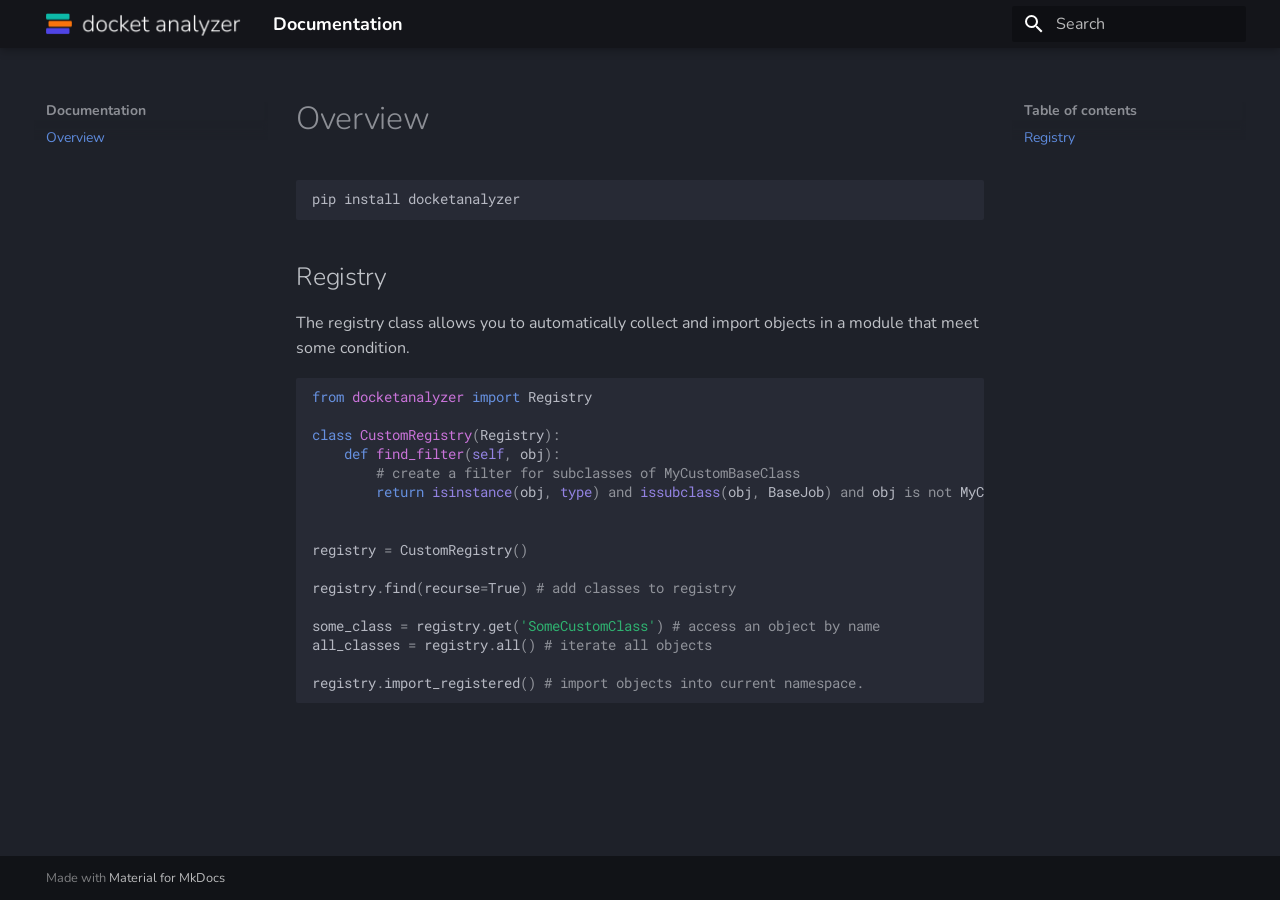
<file: index.html>
<!doctype html>
<html lang="en" class="no-js">
  <head>
    
      <meta charset="utf-8">
      <meta name="viewport" content="width=device-width,initial-scale=1">
      
      
      
        <link rel="canonical" href="https://docs.docketanalyzer.com/">
      
      
      
      
      <link rel="icon" href="assets/favicon.ico">
      <meta name="generator" content="mkdocs-1.6.0, mkdocs-material-9.5.21">
    
    
      
        <title>Documentation</title>
      
    
    
      <link rel="stylesheet" href="assets/stylesheets/main.66ac8b77.min.css">
      
        
        <link rel="stylesheet" href="assets/stylesheets/palette.06af60db.min.css">
      
      


    
    
      
    
    
      
        
        
        <link rel="preconnect" href="https://fonts.gstatic.com" crossorigin>
        <link rel="stylesheet" href="https://fonts.googleapis.com/css?family=Nunito:300,300i,400,400i,700,700i%7CRoboto+Mono:400,400i,700,700i&display=fallback">
        <style>:root{--md-text-font:"Nunito";--md-code-font:"Roboto Mono"}</style>
      
    
    
    <script>__md_scope=new URL(".",location),__md_hash=e=>[...e].reduce((e,_)=>(e<<5)-e+_.charCodeAt(0),0),__md_get=(e,_=localStorage,t=__md_scope)=>JSON.parse(_.getItem(t.pathname+"."+e)),__md_set=(e,_,t=localStorage,a=__md_scope)=>{try{t.setItem(a.pathname+"."+e,JSON.stringify(_))}catch(e){}}</script>
    
      

    
    
    
  </head>
  
  
    
    
    
    
    
    <body dir="ltr" data-md-color-scheme="slate" data-md-color-primary="black" data-md-color-accent="indigo">
  
    
    <input class="md-toggle" data-md-toggle="drawer" type="checkbox" id="__drawer" autocomplete="off">
    <input class="md-toggle" data-md-toggle="search" type="checkbox" id="__search" autocomplete="off">
    <label class="md-overlay" for="__drawer"></label>
    <div data-md-component="skip">
      
        
        <a href="#overview" class="md-skip">
          Skip to content
        </a>
      
    </div>
    <div data-md-component="announce">
      
    </div>
    
    
      

  

<header class="md-header md-header--shadow" data-md-component="header">
  <nav class="md-header__inner md-grid" aria-label="Header">
    <a href="https://docketanalyzer.com" title="Documentation" class="md-header__button md-logo" aria-label="Documentation" data-md-component="logo">
      
  <img src="assets/logo.png" alt="logo">

    </a>
    <label class="md-header__button md-icon" for="__drawer">
      
      <svg xmlns="http://www.w3.org/2000/svg" viewBox="0 0 24 24"><path d="M3 6h18v2H3V6m0 5h18v2H3v-2m0 5h18v2H3v-2Z"/></svg>
    </label>
    <div class="md-header__title" data-md-component="header-title">
      <div class="md-header__ellipsis">
        <div class="md-header__topic">
          <span class="md-ellipsis">
            Documentation
          </span>
        </div>
        <div class="md-header__topic" data-md-component="header-topic">
          <span class="md-ellipsis">
            
              Overview
            
          </span>
        </div>
      </div>
    </div>
    
      
    
    
    
    
      <label class="md-header__button md-icon" for="__search">
        
        <svg xmlns="http://www.w3.org/2000/svg" viewBox="0 0 24 24"><path d="M9.5 3A6.5 6.5 0 0 1 16 9.5c0 1.61-.59 3.09-1.56 4.23l.27.27h.79l5 5-1.5 1.5-5-5v-.79l-.27-.27A6.516 6.516 0 0 1 9.5 16 6.5 6.5 0 0 1 3 9.5 6.5 6.5 0 0 1 9.5 3m0 2C7 5 5 7 5 9.5S7 14 9.5 14 14 12 14 9.5 12 5 9.5 5Z"/></svg>
      </label>
      <div class="md-search" data-md-component="search" role="dialog">
  <label class="md-search__overlay" for="__search"></label>
  <div class="md-search__inner" role="search">
    <form class="md-search__form" name="search">
      <input type="text" class="md-search__input" name="query" aria-label="Search" placeholder="Search" autocapitalize="off" autocorrect="off" autocomplete="off" spellcheck="false" data-md-component="search-query" required>
      <label class="md-search__icon md-icon" for="__search">
        
        <svg xmlns="http://www.w3.org/2000/svg" viewBox="0 0 24 24"><path d="M9.5 3A6.5 6.5 0 0 1 16 9.5c0 1.61-.59 3.09-1.56 4.23l.27.27h.79l5 5-1.5 1.5-5-5v-.79l-.27-.27A6.516 6.516 0 0 1 9.5 16 6.5 6.5 0 0 1 3 9.5 6.5 6.5 0 0 1 9.5 3m0 2C7 5 5 7 5 9.5S7 14 9.5 14 14 12 14 9.5 12 5 9.5 5Z"/></svg>
        
        <svg xmlns="http://www.w3.org/2000/svg" viewBox="0 0 24 24"><path d="M20 11v2H8l5.5 5.5-1.42 1.42L4.16 12l7.92-7.92L13.5 5.5 8 11h12Z"/></svg>
      </label>
      <nav class="md-search__options" aria-label="Search">
        
        <button type="reset" class="md-search__icon md-icon" title="Clear" aria-label="Clear" tabindex="-1">
          
          <svg xmlns="http://www.w3.org/2000/svg" viewBox="0 0 24 24"><path d="M19 6.41 17.59 5 12 10.59 6.41 5 5 6.41 10.59 12 5 17.59 6.41 19 12 13.41 17.59 19 19 17.59 13.41 12 19 6.41Z"/></svg>
        </button>
      </nav>
      
    </form>
    <div class="md-search__output">
      <div class="md-search__scrollwrap" data-md-scrollfix>
        <div class="md-search-result" data-md-component="search-result">
          <div class="md-search-result__meta">
            Initializing search
          </div>
          <ol class="md-search-result__list" role="presentation"></ol>
        </div>
      </div>
    </div>
  </div>
</div>
    
    
  </nav>
  
</header>
    
    <div class="md-container" data-md-component="container">
      
      
        
          
        
      
      <main class="md-main" data-md-component="main">
        <div class="md-main__inner md-grid">
          
            
              
              <div class="md-sidebar md-sidebar--primary" data-md-component="sidebar" data-md-type="navigation" >
                <div class="md-sidebar__scrollwrap">
                  <div class="md-sidebar__inner">
                    



<nav class="md-nav md-nav--primary" aria-label="Navigation" data-md-level="0">
  <label class="md-nav__title" for="__drawer">
    <a href="https://docketanalyzer.com" title="Documentation" class="md-nav__button md-logo" aria-label="Documentation" data-md-component="logo">
      
  <img src="assets/logo.png" alt="logo">

    </a>
    Documentation
  </label>
  
  <ul class="md-nav__list" data-md-scrollfix>
    
      
      
  
  
    
  
  
  
    <li class="md-nav__item md-nav__item--active">
      
      <input class="md-nav__toggle md-toggle" type="checkbox" id="__toc">
      
      
        
      
      
        <label class="md-nav__link md-nav__link--active" for="__toc">
          
  
  <span class="md-ellipsis">
    Overview
  </span>
  

          <span class="md-nav__icon md-icon"></span>
        </label>
      
      <a href="." class="md-nav__link md-nav__link--active">
        
  
  <span class="md-ellipsis">
    Overview
  </span>
  

      </a>
      
        

<nav class="md-nav md-nav--secondary" aria-label="Table of contents">
  
  
  
    
  
  
    <label class="md-nav__title" for="__toc">
      <span class="md-nav__icon md-icon"></span>
      Table of contents
    </label>
    <ul class="md-nav__list" data-md-component="toc" data-md-scrollfix>
      
        <li class="md-nav__item">
  <a href="#registry" class="md-nav__link">
    <span class="md-ellipsis">
      Registry
    </span>
  </a>
  
</li>
      
    </ul>
  
</nav>
      
    </li>
  

    
  </ul>
</nav>
                  </div>
                </div>
              </div>
            
            
              
              <div class="md-sidebar md-sidebar--secondary" data-md-component="sidebar" data-md-type="toc" >
                <div class="md-sidebar__scrollwrap">
                  <div class="md-sidebar__inner">
                    

<nav class="md-nav md-nav--secondary" aria-label="Table of contents">
  
  
  
    
  
  
    <label class="md-nav__title" for="__toc">
      <span class="md-nav__icon md-icon"></span>
      Table of contents
    </label>
    <ul class="md-nav__list" data-md-component="toc" data-md-scrollfix>
      
        <li class="md-nav__item">
  <a href="#registry" class="md-nav__link">
    <span class="md-ellipsis">
      Registry
    </span>
  </a>
  
</li>
      
    </ul>
  
</nav>
                  </div>
                </div>
              </div>
            
          
          
            <div class="md-content" data-md-component="content">
              <article class="md-content__inner md-typeset">
                
                  


<h1 id="overview">Overview</h1>
<div class="language-bash highlight"><pre><span></span><code><span id="__span-0-1"><a id="__codelineno-0-1" name="__codelineno-0-1" href="#__codelineno-0-1"></a>pip<span class="w"> </span>install<span class="w"> </span>docketanalyzer
</span></code></pre></div>
<h2 id="registry">Registry</h2>
<p>The registry class allows you to automatically collect and import objects in a module that meet some condition.</p>
<div class="language-py highlight"><pre><span></span><code><span id="__span-1-1"><a id="__codelineno-1-1" name="__codelineno-1-1" href="#__codelineno-1-1"></a><span class="kn">from</span> <span class="nn">docketanalyzer</span> <span class="kn">import</span> <span class="n">Registry</span>
</span><span id="__span-1-2"><a id="__codelineno-1-2" name="__codelineno-1-2" href="#__codelineno-1-2"></a>
</span><span id="__span-1-3"><a id="__codelineno-1-3" name="__codelineno-1-3" href="#__codelineno-1-3"></a><span class="k">class</span> <span class="nc">CustomRegistry</span><span class="p">(</span><span class="n">Registry</span><span class="p">):</span>
</span><span id="__span-1-4"><a id="__codelineno-1-4" name="__codelineno-1-4" href="#__codelineno-1-4"></a>    <span class="k">def</span> <span class="nf">find_filter</span><span class="p">(</span><span class="bp">self</span><span class="p">,</span> <span class="n">obj</span><span class="p">):</span>
</span><span id="__span-1-5"><a id="__codelineno-1-5" name="__codelineno-1-5" href="#__codelineno-1-5"></a>        <span class="c1"># create a filter for subclasses of MyCustomBaseClass</span>
</span><span id="__span-1-6"><a id="__codelineno-1-6" name="__codelineno-1-6" href="#__codelineno-1-6"></a>        <span class="k">return</span> <span class="nb">isinstance</span><span class="p">(</span><span class="n">obj</span><span class="p">,</span> <span class="nb">type</span><span class="p">)</span> <span class="ow">and</span> <span class="nb">issubclass</span><span class="p">(</span><span class="n">obj</span><span class="p">,</span> <span class="n">BaseJob</span><span class="p">)</span> <span class="ow">and</span> <span class="n">obj</span> <span class="ow">is</span> <span class="ow">not</span> <span class="n">MyCustomBaseClass</span>
</span><span id="__span-1-7"><a id="__codelineno-1-7" name="__codelineno-1-7" href="#__codelineno-1-7"></a>
</span><span id="__span-1-8"><a id="__codelineno-1-8" name="__codelineno-1-8" href="#__codelineno-1-8"></a>
</span><span id="__span-1-9"><a id="__codelineno-1-9" name="__codelineno-1-9" href="#__codelineno-1-9"></a><span class="n">registry</span> <span class="o">=</span> <span class="n">CustomRegistry</span><span class="p">()</span>
</span><span id="__span-1-10"><a id="__codelineno-1-10" name="__codelineno-1-10" href="#__codelineno-1-10"></a>
</span><span id="__span-1-11"><a id="__codelineno-1-11" name="__codelineno-1-11" href="#__codelineno-1-11"></a><span class="n">registry</span><span class="o">.</span><span class="n">find</span><span class="p">(</span><span class="n">recurse</span><span class="o">=</span><span class="kc">True</span><span class="p">)</span> <span class="c1"># add classes to registry</span>
</span><span id="__span-1-12"><a id="__codelineno-1-12" name="__codelineno-1-12" href="#__codelineno-1-12"></a>
</span><span id="__span-1-13"><a id="__codelineno-1-13" name="__codelineno-1-13" href="#__codelineno-1-13"></a><span class="n">some_class</span> <span class="o">=</span> <span class="n">registry</span><span class="o">.</span><span class="n">get</span><span class="p">(</span><span class="s1">&#39;SomeCustomClass&#39;</span><span class="p">)</span> <span class="c1"># access an object by name</span>
</span><span id="__span-1-14"><a id="__codelineno-1-14" name="__codelineno-1-14" href="#__codelineno-1-14"></a><span class="n">all_classes</span> <span class="o">=</span> <span class="n">registry</span><span class="o">.</span><span class="n">all</span><span class="p">()</span> <span class="c1"># iterate all objects</span>
</span><span id="__span-1-15"><a id="__codelineno-1-15" name="__codelineno-1-15" href="#__codelineno-1-15"></a>
</span><span id="__span-1-16"><a id="__codelineno-1-16" name="__codelineno-1-16" href="#__codelineno-1-16"></a><span class="n">registry</span><span class="o">.</span><span class="n">import_registered</span><span class="p">()</span> <span class="c1"># import objects into current namespace.</span>
</span></code></pre></div>












                
              </article>
            </div>
          
          
<script>var target=document.getElementById(location.hash.slice(1));target&&target.name&&(target.checked=target.name.startsWith("__tabbed_"))</script>
        </div>
        
      </main>
      
        <footer class="md-footer">
  
  <div class="md-footer-meta md-typeset">
    <div class="md-footer-meta__inner md-grid">
      <div class="md-copyright">
  
  
    Made with
    <a href="https://squidfunk.github.io/mkdocs-material/" target="_blank" rel="noopener">
      Material for MkDocs
    </a>
  
</div>
      
    </div>
  </div>
</footer>
      
    </div>
    <div class="md-dialog" data-md-component="dialog">
      <div class="md-dialog__inner md-typeset"></div>
    </div>
    
    
    <script id="__config" type="application/json">{"base": ".", "features": ["navigation.instant"], "search": "assets/javascripts/workers/search.b8dbb3d2.min.js", "translations": {"clipboard.copied": "Copied to clipboard", "clipboard.copy": "Copy to clipboard", "search.result.more.one": "1 more on this page", "search.result.more.other": "# more on this page", "search.result.none": "No matching documents", "search.result.one": "1 matching document", "search.result.other": "# matching documents", "search.result.placeholder": "Type to start searching", "search.result.term.missing": "Missing", "select.version": "Select version"}}</script>
    
    
      <script src="assets/javascripts/bundle.a7c05c9e.min.js"></script>
      
    
  </body>
</html>
</file>
<file: assets/stylesheets/main.66ac8b77.min.css>
@charset "UTF-8";html{-webkit-text-size-adjust:none;-moz-text-size-adjust:none;text-size-adjust:none;box-sizing:border-box}*,:after,:before{box-sizing:inherit}@media (prefers-reduced-motion){*,:after,:before{transition:none!important}}body{margin:0}a,button,input,label{-webkit-tap-highlight-color:transparent}a{color:inherit;text-decoration:none}hr{border:0;box-sizing:initial;display:block;height:.05rem;overflow:visible;padding:0}small{font-size:80%}sub,sup{line-height:1em}img{border-style:none}table{border-collapse:initial;border-spacing:0}td,th{font-weight:400;vertical-align:top}button{background:#0000;border:0;font-family:inherit;font-size:inherit;margin:0;padding:0}input{border:0;outline:none}:root{--md-primary-fg-color:#4051b5;--md-primary-fg-color--light:#5d6cc0;--md-primary-fg-color--dark:#303fa1;--md-primary-bg-color:#fff;--md-primary-bg-color--light:#ffffffb3;--md-accent-fg-color:#526cfe;--md-accent-fg-color--transparent:#526cfe1a;--md-accent-bg-color:#fff;--md-accent-bg-color--light:#ffffffb3}[data-md-color-scheme=default]{color-scheme:light}[data-md-color-scheme=default] img[src$="#gh-dark-mode-only"],[data-md-color-scheme=default] img[src$="#only-dark"]{display:none}:root,[data-md-color-scheme=default]{--md-hue:225deg;--md-default-fg-color:#000000de;--md-default-fg-color--light:#0000008a;--md-default-fg-color--lighter:#00000052;--md-default-fg-color--lightest:#00000012;--md-default-bg-color:#fff;--md-default-bg-color--light:#ffffffb3;--md-default-bg-color--lighter:#ffffff4d;--md-default-bg-color--lightest:#ffffff1f;--md-code-fg-color:#36464e;--md-code-bg-color:#f5f5f5;--md-code-hl-color:#4287ff;--md-code-hl-color--light:#4287ff1a;--md-code-hl-number-color:#d52a2a;--md-code-hl-special-color:#db1457;--md-code-hl-function-color:#a846b9;--md-code-hl-constant-color:#6e59d9;--md-code-hl-keyword-color:#3f6ec6;--md-code-hl-string-color:#1c7d4d;--md-code-hl-name-color:var(--md-code-fg-color);--md-code-hl-operator-color:var(--md-default-fg-color--light);--md-code-hl-punctuation-color:var(--md-default-fg-color--light);--md-code-hl-comment-color:var(--md-default-fg-color--light);--md-code-hl-generic-color:var(--md-default-fg-color--light);--md-code-hl-variable-color:var(--md-default-fg-color--light);--md-typeset-color:var(--md-default-fg-color);--md-typeset-a-color:var(--md-primary-fg-color);--md-typeset-del-color:#f5503d26;--md-typeset-ins-color:#0bd57026;--md-typeset-kbd-color:#fafafa;--md-typeset-kbd-accent-color:#fff;--md-typeset-kbd-border-color:#b8b8b8;--md-typeset-mark-color:#ffff0080;--md-typeset-table-color:#0000001f;--md-typeset-table-color--light:rgba(0,0,0,.035);--md-admonition-fg-color:var(--md-default-fg-color);--md-admonition-bg-color:var(--md-default-bg-color);--md-warning-fg-color:#000000de;--md-warning-bg-color:#ff9;--md-footer-fg-color:#fff;--md-footer-fg-color--light:#ffffffb3;--md-footer-fg-color--lighter:#ffffff73;--md-footer-bg-color:#000000de;--md-footer-bg-color--dark:#00000052;--md-shadow-z1:0 0.2rem 0.5rem #0000000d,0 0 0.05rem #0000001a;--md-shadow-z2:0 0.2rem 0.5rem #0000001a,0 0 0.05rem #00000040;--md-shadow-z3:0 0.2rem 0.5rem #0003,0 0 0.05rem #00000059}.md-icon svg{fill:currentcolor;display:block;height:1.2rem;width:1.2rem}body{-webkit-font-smoothing:antialiased;-moz-osx-font-smoothing:grayscale;--md-text-font-family:var(--md-text-font,_),-apple-system,BlinkMacSystemFont,Helvetica,Arial,sans-serif;--md-code-font-family:var(--md-code-font,_),SFMono-Regular,Consolas,Menlo,monospace}aside,body,input{font-feature-settings:"kern","liga";color:var(--md-typeset-color);font-family:var(--md-text-font-family)}code,kbd,pre{font-feature-settings:"kern";font-family:var(--md-code-font-family)}:root{--md-typeset-table-sort-icon:url('data:image/svg+xml;charset=utf-8,<svg xmlns="http://www.w3.org/2000/svg" viewBox="0 0 24 24"><path d="m18 21-4-4h3V7h-3l4-4 4 4h-3v10h3M2 19v-2h10v2M2 13v-2h7v2M2 7V5h4v2H2Z"/></svg>');--md-typeset-table-sort-icon--asc:url('data:image/svg+xml;charset=utf-8,<svg xmlns="http://www.w3.org/2000/svg" viewBox="0 0 24 24"><path d="M19 17h3l-4 4-4-4h3V3h2M2 17h10v2H2M6 5v2H2V5m0 6h7v2H2v-2Z"/></svg>');--md-typeset-table-sort-icon--desc:url('data:image/svg+xml;charset=utf-8,<svg xmlns="http://www.w3.org/2000/svg" viewBox="0 0 24 24"><path d="M19 7h3l-4-4-4 4h3v14h2M2 17h10v2H2M6 5v2H2V5m0 6h7v2H2v-2Z"/></svg>')}.md-typeset{-webkit-print-color-adjust:exact;color-adjust:exact;font-size:.8rem;line-height:1.6}@media print{.md-typeset{font-size:.68rem}}.md-typeset blockquote,.md-typeset dl,.md-typeset figure,.md-typeset ol,.md-typeset pre,.md-typeset ul{margin-bottom:1em;margin-top:1em}.md-typeset h1{color:var(--md-default-fg-color--light);font-size:2em;line-height:1.3;margin:0 0 1.25em}.md-typeset h1,.md-typeset h2{font-weight:300;letter-spacing:-.01em}.md-typeset h2{font-size:1.5625em;line-height:1.4;margin:1.6em 0 .64em}.md-typeset h3{font-size:1.25em;font-weight:400;letter-spacing:-.01em;line-height:1.5;margin:1.6em 0 .8em}.md-typeset h2+h3{margin-top:.8em}.md-typeset h4{font-weight:700;letter-spacing:-.01em;margin:1em 0}.md-typeset h5,.md-typeset h6{color:var(--md-default-fg-color--light);font-size:.8em;font-weight:700;letter-spacing:-.01em;margin:1.25em 0}.md-typeset h5{text-transform:uppercase}.md-typeset hr{border-bottom:.05rem solid var(--md-default-fg-color--lightest);display:flow-root;margin:1.5em 0}.md-typeset a{color:var(--md-typeset-a-color);word-break:break-word}.md-typeset a,.md-typeset a:before{transition:color 125ms}.md-typeset a:focus,.md-typeset a:hover{color:var(--md-accent-fg-color)}.md-typeset a:focus code,.md-typeset a:hover code{background-color:var(--md-accent-fg-color--transparent)}.md-typeset a code{color:currentcolor;transition:background-color 125ms}.md-typeset a.focus-visible{outline-color:var(--md-accent-fg-color);outline-offset:.2rem}.md-typeset code,.md-typeset kbd,.md-typeset pre{color:var(--md-code-fg-color);direction:ltr;font-variant-ligatures:none}@media print{.md-typeset code,.md-typeset kbd,.md-typeset pre{white-space:pre-wrap}}.md-typeset code{background-color:var(--md-code-bg-color);border-radius:.1rem;-webkit-box-decoration-break:clone;box-decoration-break:clone;font-size:.85em;padding:0 .2941176471em;word-break:break-word}.md-typeset code:not(.focus-visible){-webkit-tap-highlight-color:transparent;outline:none}.md-typeset pre{display:flow-root;line-height:1.4;position:relative}.md-typeset pre>code{-webkit-box-decoration-break:slice;box-decoration-break:slice;box-shadow:none;display:block;margin:0;outline-color:var(--md-accent-fg-color);overflow:auto;padding:.7720588235em 1.1764705882em;scrollbar-color:var(--md-default-fg-color--lighter) #0000;scrollbar-width:thin;touch-action:auto;word-break:normal}.md-typeset pre>code:hover{scrollbar-color:var(--md-accent-fg-color) #0000}.md-typeset pre>code::-webkit-scrollbar{height:.2rem;width:.2rem}.md-typeset pre>code::-webkit-scrollbar-thumb{background-color:var(--md-default-fg-color--lighter)}.md-typeset pre>code::-webkit-scrollbar-thumb:hover{background-color:var(--md-accent-fg-color)}.md-typeset kbd{background-color:var(--md-typeset-kbd-color);border-radius:.1rem;box-shadow:0 .1rem 0 .05rem var(--md-typeset-kbd-border-color),0 .1rem 0 var(--md-typeset-kbd-border-color),0 -.1rem .2rem var(--md-typeset-kbd-accent-color) inset;color:var(--md-default-fg-color);display:inline-block;font-size:.75em;padding:0 .6666666667em;vertical-align:text-top;word-break:break-word}.md-typeset mark{background-color:var(--md-typeset-mark-color);-webkit-box-decoration-break:clone;box-decoration-break:clone;color:inherit;word-break:break-word}.md-typeset abbr{border-bottom:.05rem dotted var(--md-default-fg-color--light);cursor:help;text-decoration:none}.md-typeset small{opacity:.75}[dir=ltr] .md-typeset sub,[dir=ltr] .md-typeset sup{margin-left:.078125em}[dir=rtl] .md-typeset sub,[dir=rtl] .md-typeset sup{margin-right:.078125em}[dir=ltr] .md-typeset blockquote{padding-left:.6rem}[dir=rtl] .md-typeset blockquote{padding-right:.6rem}[dir=ltr] .md-typeset blockquote{border-left:.2rem solid var(--md-default-fg-color--lighter)}[dir=rtl] .md-typeset blockquote{border-right:.2rem solid var(--md-default-fg-color--lighter)}.md-typeset blockquote{color:var(--md-default-fg-color--light);margin-left:0;margin-right:0}.md-typeset ul{list-style-type:disc}[dir=ltr] .md-typeset ol,[dir=ltr] .md-typeset ul{margin-left:.625em}[dir=rtl] .md-typeset ol,[dir=rtl] .md-typeset ul{margin-right:.625em}.md-typeset ol,.md-typeset ul{padding:0}.md-typeset ol:not([hidden]),.md-typeset ul:not([hidden]){display:flow-root}.md-typeset ol ol,.md-typeset ul ol{list-style-type:lower-alpha}.md-typeset ol ol ol,.md-typeset ul ol ol{list-style-type:lower-roman}[dir=ltr] .md-typeset ol li,[dir=ltr] .md-typeset ul li{margin-left:1.25em}[dir=rtl] .md-typeset ol li,[dir=rtl] .md-typeset ul li{margin-right:1.25em}.md-typeset ol li,.md-typeset ul li{margin-bottom:.5em}.md-typeset ol li blockquote,.md-typeset ol li p,.md-typeset ul li blockquote,.md-typeset ul li p{margin:.5em 0}.md-typeset ol li:last-child,.md-typeset ul li:last-child{margin-bottom:0}[dir=ltr] .md-typeset ol li ol,[dir=ltr] .md-typeset ol li ul,[dir=ltr] .md-typeset ul li ol,[dir=ltr] .md-typeset ul li ul{margin-left:.625em}[dir=rtl] .md-typeset ol li ol,[dir=rtl] .md-typeset ol li ul,[dir=rtl] .md-typeset ul li ol,[dir=rtl] .md-typeset ul li ul{margin-right:.625em}.md-typeset ol li ol,.md-typeset ol li ul,.md-typeset ul li ol,.md-typeset ul li ul{margin-bottom:.5em;margin-top:.5em}[dir=ltr] .md-typeset dd{margin-left:1.875em}[dir=rtl] .md-typeset dd{margin-right:1.875em}.md-typeset dd{margin-bottom:1.5em;margin-top:1em}.md-typeset img,.md-typeset svg,.md-typeset video{height:auto;max-width:100%}.md-typeset img[align=left]{margin:1em 1em 1em 0}.md-typeset img[align=right]{margin:1em 0 1em 1em}.md-typeset img[align]:only-child{margin-top:0}.md-typeset figure{display:flow-root;margin:1em auto;max-width:100%;text-align:center;width:-moz-fit-content;width:fit-content}.md-typeset figure img{display:block;margin:0 auto}.md-typeset figcaption{font-style:italic;margin:1em auto;max-width:24rem}.md-typeset iframe{max-width:100%}.md-typeset table:not([class]){background-color:var(--md-default-bg-color);border:.05rem solid var(--md-typeset-table-color);border-radius:.1rem;display:inline-block;font-size:.64rem;max-width:100%;overflow:auto;touch-action:auto}@media print{.md-typeset table:not([class]){display:table}}.md-typeset table:not([class])+*{margin-top:1.5em}.md-typeset table:not([class]) td>:first-child,.md-typeset table:not([class]) th>:first-child{margin-top:0}.md-typeset table:not([class]) td>:last-child,.md-typeset table:not([class]) th>:last-child{margin-bottom:0}.md-typeset table:not([class]) td:not([align]),.md-typeset table:not([class]) th:not([align]){text-align:left}[dir=rtl] .md-typeset table:not([class]) td:not([align]),[dir=rtl] .md-typeset table:not([class]) th:not([align]){text-align:right}.md-typeset table:not([class]) th{font-weight:700;min-width:5rem;padding:.9375em 1.25em;vertical-align:top}.md-typeset table:not([class]) td{border-top:.05rem solid var(--md-typeset-table-color);padding:.9375em 1.25em;vertical-align:top}.md-typeset table:not([class]) tbody tr{transition:background-color 125ms}.md-typeset table:not([class]) tbody tr:hover{background-color:var(--md-typeset-table-color--light);box-shadow:0 .05rem 0 var(--md-default-bg-color) inset}.md-typeset table:not([class]) a{word-break:normal}.md-typeset table th[role=columnheader]{cursor:pointer}[dir=ltr] .md-typeset table th[role=columnheader]:after{margin-left:.5em}[dir=rtl] .md-typeset table th[role=columnheader]:after{margin-right:.5em}.md-typeset table th[role=columnheader]:after{content:"";display:inline-block;height:1.2em;-webkit-mask-image:var(--md-typeset-table-sort-icon);mask-image:var(--md-typeset-table-sort-icon);-webkit-mask-repeat:no-repeat;mask-repeat:no-repeat;-webkit-mask-size:contain;mask-size:contain;transition:background-color 125ms;vertical-align:text-bottom;width:1.2em}.md-typeset table th[role=columnheader]:hover:after{background-color:var(--md-default-fg-color--lighter)}.md-typeset table th[role=columnheader][aria-sort=ascending]:after{background-color:var(--md-default-fg-color--light);-webkit-mask-image:var(--md-typeset-table-sort-icon--asc);mask-image:var(--md-typeset-table-sort-icon--asc)}.md-typeset table th[role=columnheader][aria-sort=descending]:after{background-color:var(--md-default-fg-color--light);-webkit-mask-image:var(--md-typeset-table-sort-icon--desc);mask-image:var(--md-typeset-table-sort-icon--desc)}.md-typeset__scrollwrap{margin:1em -.8rem;overflow-x:auto;touch-action:auto}.md-typeset__table{display:inline-block;margin-bottom:.5em;padding:0 .8rem}@media print{.md-typeset__table{display:block}}html .md-typeset__table table{display:table;margin:0;overflow:hidden;width:100%}@media screen and (max-width:44.984375em){.md-content__inner>pre{margin:1em -.8rem}.md-content__inner>pre code{border-radius:0}}.md-typeset .md-author{border-radius:100%;display:block;flex-shrink:0;height:1.6rem;overflow:hidden;position:relative;transition:color 125ms,transform 125ms;width:1.6rem}.md-typeset .md-author img{display:block}.md-typeset .md-author--more{background:var(--md-default-fg-color--lightest);color:var(--md-default-fg-color--lighter);font-size:.6rem;font-weight:700;line-height:1.6rem;text-align:center}.md-typeset .md-author--long{height:2.4rem;width:2.4rem}.md-typeset a.md-author{transform:scale(1)}.md-typeset a.md-author img{border-radius:100%;filter:grayscale(100%) opacity(75%);transition:filter 125ms}.md-typeset a.md-author:focus,.md-typeset a.md-author:hover{transform:scale(1.1);z-index:1}.md-typeset a.md-author:focus img,.md-typeset a.md-author:hover img{filter:grayscale(0)}.md-banner{background-color:var(--md-footer-bg-color);color:var(--md-footer-fg-color);overflow:auto}@media print{.md-banner{display:none}}.md-banner--warning{background-color:var(--md-warning-bg-color);color:var(--md-warning-fg-color)}.md-banner__inner{font-size:.7rem;margin:.6rem auto;padding:0 .8rem}[dir=ltr] .md-banner__button{float:right}[dir=rtl] .md-banner__button{float:left}.md-banner__button{color:inherit;cursor:pointer;transition:opacity .25s}.no-js .md-banner__button{display:none}.md-banner__button:hover{opacity:.7}html{font-size:125%;height:100%;overflow-x:hidden}@media screen and (min-width:100em){html{font-size:137.5%}}@media screen and (min-width:125em){html{font-size:150%}}body{background-color:var(--md-default-bg-color);display:flex;flex-direction:column;font-size:.5rem;min-height:100%;position:relative;width:100%}@media print{body{display:block}}@media screen and (max-width:59.984375em){body[data-md-scrolllock]{position:fixed}}.md-grid{margin-left:auto;margin-right:auto;max-width:61rem}.md-container{display:flex;flex-direction:column;flex-grow:1}@media print{.md-container{display:block}}.md-main{flex-grow:1}.md-main__inner{display:flex;height:100%;margin-top:1.5rem}.md-ellipsis{overflow:hidden;text-overflow:ellipsis}.md-toggle{display:none}.md-option{height:0;opacity:0;position:absolute;width:0}.md-option:checked+label:not([hidden]){display:block}.md-option.focus-visible+label{outline-color:var(--md-accent-fg-color);outline-style:auto}.md-skip{background-color:var(--md-default-fg-color);border-radius:.1rem;color:var(--md-default-bg-color);font-size:.64rem;margin:.5rem;opacity:0;outline-color:var(--md-accent-fg-color);padding:.3rem .5rem;position:fixed;transform:translateY(.4rem);z-index:-1}.md-skip:focus{opacity:1;transform:translateY(0);transition:transform .25s cubic-bezier(.4,0,.2,1),opacity 175ms 75ms;z-index:10}@page{margin:25mm}:root{--md-clipboard-icon:url('data:image/svg+xml;charset=utf-8,<svg xmlns="http://www.w3.org/2000/svg" viewBox="0 0 24 24"><path d="M19 21H8V7h11m0-2H8a2 2 0 0 0-2 2v14a2 2 0 0 0 2 2h11a2 2 0 0 0 2-2V7a2 2 0 0 0-2-2m-3-4H4a2 2 0 0 0-2 2v14h2V3h12V1Z"/></svg>')}.md-clipboard{border-radius:.1rem;color:var(--md-default-fg-color--lightest);cursor:pointer;height:1.5em;outline-color:var(--md-accent-fg-color);outline-offset:.1rem;position:absolute;right:.5em;top:.5em;transition:color .25s;width:1.5em;z-index:1}@media print{.md-clipboard{display:none}}.md-clipboard:not(.focus-visible){-webkit-tap-highlight-color:transparent;outline:none}:hover>.md-clipboard{color:var(--md-default-fg-color--light)}.md-clipboard:focus,.md-clipboard:hover{color:var(--md-accent-fg-color)}.md-clipboard:after{background-color:currentcolor;content:"";display:block;height:1.125em;margin:0 auto;-webkit-mask-image:var(--md-clipboard-icon);mask-image:var(--md-clipboard-icon);-webkit-mask-position:center;mask-position:center;-webkit-mask-repeat:no-repeat;mask-repeat:no-repeat;-webkit-mask-size:contain;mask-size:contain;width:1.125em}.md-clipboard--inline{cursor:pointer}.md-clipboard--inline code{transition:color .25s,background-color .25s}.md-clipboard--inline:focus code,.md-clipboard--inline:hover code{background-color:var(--md-accent-fg-color--transparent);color:var(--md-accent-fg-color)}.md-typeset .md-code__content{display:grid}@keyframes consent{0%{opacity:0;transform:translateY(100%)}to{opacity:1;transform:translateY(0)}}@keyframes overlay{0%{opacity:0}to{opacity:1}}.md-consent__overlay{animation:overlay .25s both;-webkit-backdrop-filter:blur(.1rem);backdrop-filter:blur(.1rem);background-color:#0000008a;height:100%;opacity:1;position:fixed;top:0;width:100%;z-index:5}.md-consent__inner{animation:consent .5s cubic-bezier(.1,.7,.1,1) both;background-color:var(--md-default-bg-color);border:0;border-radius:.1rem;bottom:0;box-shadow:0 0 .2rem #0000001a,0 .2rem .4rem #0003;max-height:100%;overflow:auto;padding:0;position:fixed;width:100%;z-index:5}.md-consent__form{padding:.8rem}.md-consent__settings{display:none;margin:1em 0}input:checked+.md-consent__settings{display:block}.md-consent__controls{margin-bottom:.8rem}.md-typeset .md-consent__controls .md-button{display:inline}@media screen and (max-width:44.984375em){.md-typeset .md-consent__controls .md-button{display:block;margin-top:.4rem;text-align:center;width:100%}}.md-consent label{cursor:pointer}.md-content{flex-grow:1;min-width:0}.md-content__inner{margin:0 .8rem 1.2rem;padding-top:.6rem}@media screen and (min-width:76.25em){[dir=ltr] .md-sidebar--primary:not([hidden])~.md-content>.md-content__inner{margin-left:1.2rem}[dir=ltr] .md-sidebar--secondary:not([hidden])~.md-content>.md-content__inner,[dir=rtl] .md-sidebar--primary:not([hidden])~.md-content>.md-content__inner{margin-right:1.2rem}[dir=rtl] .md-sidebar--secondary:not([hidden])~.md-content>.md-content__inner{margin-left:1.2rem}}.md-content__inner:before{content:"";display:block;height:.4rem}.md-content__inner>:last-child{margin-bottom:0}[dir=ltr] .md-content__button{float:right}[dir=rtl] .md-content__button{float:left}[dir=ltr] .md-content__button{margin-left:.4rem}[dir=rtl] .md-content__button{margin-right:.4rem}.md-content__button{margin:.4rem 0;padding:0}@media print{.md-content__button{display:none}}.md-typeset .md-content__button{color:var(--md-default-fg-color--lighter)}.md-content__button svg{display:inline;vertical-align:top}[dir=rtl] .md-content__button svg{transform:scaleX(-1)}[dir=ltr] .md-dialog{right:.8rem}[dir=rtl] .md-dialog{left:.8rem}.md-dialog{background-color:var(--md-default-fg-color);border-radius:.1rem;bottom:.8rem;box-shadow:var(--md-shadow-z3);min-width:11.1rem;opacity:0;padding:.4rem .6rem;pointer-events:none;position:fixed;transform:translateY(100%);transition:transform 0ms .4s,opacity .4s;z-index:4}@media print{.md-dialog{display:none}}.md-dialog--active{opacity:1;pointer-events:auto;transform:translateY(0);transition:transform .4s cubic-bezier(.075,.85,.175,1),opacity .4s}.md-dialog__inner{color:var(--md-default-bg-color);font-size:.7rem}.md-feedback{margin:2em 0 1em;text-align:center}.md-feedback fieldset{border:none;margin:0;padding:0}.md-feedback__title{font-weight:700;margin:1em auto}.md-feedback__inner{position:relative}.md-feedback__list{display:flex;flex-wrap:wrap;place-content:baseline center;position:relative}.md-feedback__list:hover .md-icon:not(:disabled){color:var(--md-default-fg-color--lighter)}:disabled .md-feedback__list{min-height:1.8rem}.md-feedback__icon{color:var(--md-default-fg-color--light);cursor:pointer;flex-shrink:0;margin:0 .1rem;transition:color 125ms}.md-feedback__icon:not(:disabled).md-icon:hover{color:var(--md-accent-fg-color)}.md-feedback__icon:disabled{color:var(--md-default-fg-color--lightest);pointer-events:none}.md-feedback__note{opacity:0;position:relative;transform:translateY(.4rem);transition:transform .4s cubic-bezier(.1,.7,.1,1),opacity .15s}.md-feedback__note>*{margin:0 auto;max-width:16rem}:disabled .md-feedback__note{opacity:1;transform:translateY(0)}.md-footer{background-color:var(--md-footer-bg-color);color:var(--md-footer-fg-color)}@media print{.md-footer{display:none}}.md-footer__inner{justify-content:space-between;overflow:auto;padding:.2rem}.md-footer__inner:not([hidden]){display:flex}.md-footer__link{align-items:end;display:flex;flex-grow:0.01;margin-bottom:.4rem;margin-top:1rem;max-width:100%;outline-color:var(--md-accent-fg-color);overflow:hidden;transition:opacity .25s}.md-footer__link:focus,.md-footer__link:hover{opacity:.7}[dir=rtl] .md-footer__link svg{transform:scaleX(-1)}@media screen and (max-width:44.984375em){.md-footer__link--prev{flex-shrink:0}.md-footer__link--prev .md-footer__title{display:none}}[dir=ltr] .md-footer__link--next{margin-left:auto}[dir=rtl] .md-footer__link--next{margin-right:auto}.md-footer__link--next{text-align:right}[dir=rtl] .md-footer__link--next{text-align:left}.md-footer__title{flex-grow:1;font-size:.9rem;margin-bottom:.7rem;max-width:calc(100% - 2.4rem);padding:0 1rem;white-space:nowrap}.md-footer__button{margin:.2rem;padding:.4rem}.md-footer__direction{font-size:.64rem;opacity:.7}.md-footer-meta{background-color:var(--md-footer-bg-color--dark)}.md-footer-meta__inner{display:flex;flex-wrap:wrap;justify-content:space-between;padding:.2rem}html .md-footer-meta.md-typeset a{color:var(--md-footer-fg-color--light)}html .md-footer-meta.md-typeset a:focus,html .md-footer-meta.md-typeset a:hover{color:var(--md-footer-fg-color)}.md-copyright{color:var(--md-footer-fg-color--lighter);font-size:.64rem;margin:auto .6rem;padding:.4rem 0;width:100%}@media screen and (min-width:45em){.md-copyright{width:auto}}.md-copyright__highlight{color:var(--md-footer-fg-color--light)}.md-social{display:inline-flex;gap:.2rem;margin:0 .4rem;padding:.2rem 0 .6rem}@media screen and (min-width:45em){.md-social{padding:.6rem 0}}.md-social__link{display:inline-block;height:1.6rem;text-align:center;width:1.6rem}.md-social__link:before{line-height:1.9}.md-social__link svg{fill:currentcolor;max-height:.8rem;vertical-align:-25%}.md-typeset .md-button{border:.1rem solid;border-radius:.1rem;color:var(--md-primary-fg-color);cursor:pointer;display:inline-block;font-weight:700;padding:.625em 2em;transition:color 125ms,background-color 125ms,border-color 125ms}.md-typeset .md-button--primary{background-color:var(--md-primary-fg-color);border-color:var(--md-primary-fg-color);color:var(--md-primary-bg-color)}.md-typeset .md-button:focus,.md-typeset .md-button:hover{background-color:var(--md-accent-fg-color);border-color:var(--md-accent-fg-color);color:var(--md-accent-bg-color)}[dir=ltr] .md-typeset .md-input{border-top-left-radius:.1rem}[dir=ltr] .md-typeset .md-input,[dir=rtl] .md-typeset .md-input{border-top-right-radius:.1rem}[dir=rtl] .md-typeset .md-input{border-top-left-radius:.1rem}.md-typeset .md-input{border-bottom:.1rem solid var(--md-default-fg-color--lighter);box-shadow:var(--md-shadow-z1);font-size:.8rem;height:1.8rem;padding:0 .6rem;transition:border .25s,box-shadow .25s}.md-typeset .md-input:focus,.md-typeset .md-input:hover{border-bottom-color:var(--md-accent-fg-color);box-shadow:var(--md-shadow-z2)}.md-typeset .md-input--stretch{width:100%}.md-header{background-color:var(--md-primary-fg-color);box-shadow:0 0 .2rem #0000,0 .2rem .4rem #0000;color:var(--md-primary-bg-color);display:block;left:0;position:sticky;right:0;top:0;z-index:4}@media print{.md-header{display:none}}.md-header[hidden]{transform:translateY(-100%);transition:transform .25s cubic-bezier(.8,0,.6,1),box-shadow .25s}.md-header--shadow{box-shadow:0 0 .2rem #0000001a,0 .2rem .4rem #0003;transition:transform .25s cubic-bezier(.1,.7,.1,1),box-shadow .25s}.md-header__inner{align-items:center;display:flex;padding:0 .2rem}.md-header__button{color:currentcolor;cursor:pointer;margin:.2rem;outline-color:var(--md-accent-fg-color);padding:.4rem;position:relative;transition:opacity .25s;vertical-align:middle;z-index:1}.md-header__button:hover{opacity:.7}.md-header__button:not([hidden]){display:inline-block}.md-header__button:not(.focus-visible){-webkit-tap-highlight-color:transparent;outline:none}.md-header__button.md-logo{margin:.2rem;padding:.4rem}@media screen and (max-width:76.234375em){.md-header__button.md-logo{display:none}}.md-header__button.md-logo img,.md-header__button.md-logo svg{fill:currentcolor;display:block;height:1.2rem;width:auto}@media screen and (min-width:60em){.md-header__button[for=__search]{display:none}}.no-js .md-header__button[for=__search]{display:none}[dir=rtl] .md-header__button[for=__search] svg{transform:scaleX(-1)}@media screen and (min-width:76.25em){.md-header__button[for=__drawer]{display:none}}.md-header__topic{display:flex;max-width:100%;position:absolute;transition:transform .4s cubic-bezier(.1,.7,.1,1),opacity .15s;white-space:nowrap}.md-header__topic+.md-header__topic{opacity:0;pointer-events:none;transform:translateX(1.25rem);transition:transform .4s cubic-bezier(1,.7,.1,.1),opacity .15s;z-index:-1}[dir=rtl] .md-header__topic+.md-header__topic{transform:translateX(-1.25rem)}.md-header__topic:first-child{font-weight:700}[dir=ltr] .md-header__title{margin-left:1rem;margin-right:.4rem}[dir=rtl] .md-header__title{margin-left:.4rem;margin-right:1rem}.md-header__title{flex-grow:1;font-size:.9rem;height:2.4rem;line-height:2.4rem}.md-header__title--active .md-header__topic{opacity:0;pointer-events:none;transform:translateX(-1.25rem);transition:transform .4s cubic-bezier(1,.7,.1,.1),opacity .15s;z-index:-1}[dir=rtl] .md-header__title--active .md-header__topic{transform:translateX(1.25rem)}.md-header__title--active .md-header__topic+.md-header__topic{opacity:1;pointer-events:auto;transform:translateX(0);transition:transform .4s cubic-bezier(.1,.7,.1,1),opacity .15s;z-index:0}.md-header__title>.md-header__ellipsis{height:100%;position:relative;width:100%}.md-header__option{display:flex;flex-shrink:0;max-width:100%;transition:max-width 0ms .25s,opacity .25s .25s;white-space:nowrap}[data-md-toggle=search]:checked~.md-header .md-header__option{max-width:0;opacity:0;transition:max-width 0ms,opacity 0ms}.md-header__option>input{bottom:0}.md-header__source{display:none}@media screen and (min-width:60em){[dir=ltr] .md-header__source{margin-left:1rem}[dir=rtl] .md-header__source{margin-right:1rem}.md-header__source{display:block;max-width:11.7rem;width:11.7rem}}@media screen and (min-width:76.25em){[dir=ltr] .md-header__source{margin-left:1.4rem}[dir=rtl] .md-header__source{margin-right:1.4rem}}.md-meta{color:var(--md-default-fg-color--light);font-size:.7rem;line-height:1.3}.md-meta__list{display:inline-flex;flex-wrap:wrap;list-style:none;margin:0;padding:0}.md-meta__item:not(:last-child):after{content:"·";margin-left:.2rem;margin-right:.2rem}.md-meta__link{color:var(--md-typeset-a-color)}.md-meta__link:focus,.md-meta__link:hover{color:var(--md-accent-fg-color)}.md-draft{background-color:#ff1744;border-radius:.125em;color:#fff;display:inline-block;font-weight:700;padding-left:.5714285714em;padding-right:.5714285714em}:root{--md-nav-icon--prev:url('data:image/svg+xml;charset=utf-8,<svg xmlns="http://www.w3.org/2000/svg" viewBox="0 0 24 24"><path d="M20 11v2H8l5.5 5.5-1.42 1.42L4.16 12l7.92-7.92L13.5 5.5 8 11h12Z"/></svg>');--md-nav-icon--next:url('data:image/svg+xml;charset=utf-8,<svg xmlns="http://www.w3.org/2000/svg" viewBox="0 0 24 24"><path d="M8.59 16.58 13.17 12 8.59 7.41 10 6l6 6-6 6-1.41-1.42Z"/></svg>');--md-toc-icon:url('data:image/svg+xml;charset=utf-8,<svg xmlns="http://www.w3.org/2000/svg" viewBox="0 0 24 24"><path d="M3 9h14V7H3v2m0 4h14v-2H3v2m0 4h14v-2H3v2m16 0h2v-2h-2v2m0-10v2h2V7h-2m0 6h2v-2h-2v2Z"/></svg>')}.md-nav{font-size:.7rem;line-height:1.3}.md-nav__title{color:var(--md-default-fg-color--light);display:block;font-weight:700;overflow:hidden;padding:0 .6rem;text-overflow:ellipsis}.md-nav__title .md-nav__button{display:none}.md-nav__title .md-nav__button img{height:100%;width:auto}.md-nav__title .md-nav__button.md-logo img,.md-nav__title .md-nav__button.md-logo svg{fill:currentcolor;display:block;height:2.4rem;max-width:100%;object-fit:contain;width:auto}.md-nav__list{list-style:none;margin:0;padding:0}.md-nav__link{align-items:flex-start;display:flex;gap:.4rem;margin-top:.625em;scroll-snap-align:start;transition:color 125ms}.md-nav__link--passed{color:var(--md-default-fg-color--light)}.md-nav__item .md-nav__link--active,.md-nav__item .md-nav__link--active code{color:var(--md-typeset-a-color)}.md-nav__link .md-ellipsis{position:relative}[dir=ltr] .md-nav__link .md-icon:last-child{margin-left:auto}[dir=rtl] .md-nav__link .md-icon:last-child{margin-right:auto}.md-nav__link svg{fill:currentcolor;flex-shrink:0;height:1.3em}.md-nav__link[for]:focus,.md-nav__link[for]:hover,.md-nav__link[href]:focus,.md-nav__link[href]:hover{color:var(--md-accent-fg-color);cursor:pointer}.md-nav__link.focus-visible{outline-color:var(--md-accent-fg-color);outline-offset:.2rem}.md-nav--primary .md-nav__link[for=__toc]{display:none}.md-nav--primary .md-nav__link[for=__toc] .md-icon:after{background-color:currentcolor;display:block;height:100%;-webkit-mask-image:var(--md-toc-icon);mask-image:var(--md-toc-icon);width:100%}.md-nav--primary .md-nav__link[for=__toc]~.md-nav{display:none}.md-nav__container>.md-nav__link{margin-top:0}.md-nav__container>.md-nav__link:first-child{flex-grow:1;min-width:0}.md-nav__icon{flex-shrink:0}.md-nav__source{display:none}@media screen and (max-width:76.234375em){.md-nav--primary,.md-nav--primary .md-nav{background-color:var(--md-default-bg-color);display:flex;flex-direction:column;height:100%;left:0;position:absolute;right:0;top:0;z-index:1}.md-nav--primary .md-nav__item,.md-nav--primary .md-nav__title{font-size:.8rem;line-height:1.5}.md-nav--primary .md-nav__title{background-color:var(--md-default-fg-color--lightest);color:var(--md-default-fg-color--light);cursor:pointer;height:5.6rem;line-height:2.4rem;padding:3rem .8rem .2rem;position:relative;white-space:nowrap}[dir=ltr] .md-nav--primary .md-nav__title .md-nav__icon{left:.4rem}[dir=rtl] .md-nav--primary .md-nav__title .md-nav__icon{right:.4rem}.md-nav--primary .md-nav__title .md-nav__icon{display:block;height:1.2rem;margin:.2rem;position:absolute;top:.4rem;width:1.2rem}.md-nav--primary .md-nav__title .md-nav__icon:after{background-color:currentcolor;content:"";display:block;height:100%;-webkit-mask-image:var(--md-nav-icon--prev);mask-image:var(--md-nav-icon--prev);-webkit-mask-position:center;mask-position:center;-webkit-mask-repeat:no-repeat;mask-repeat:no-repeat;-webkit-mask-size:contain;mask-size:contain;width:100%}.md-nav--primary .md-nav__title~.md-nav__list{background-color:var(--md-default-bg-color);box-shadow:0 .05rem 0 var(--md-default-fg-color--lightest) inset;overflow-y:auto;scroll-snap-type:y mandatory;touch-action:pan-y}.md-nav--primary .md-nav__title~.md-nav__list>:first-child{border-top:0}.md-nav--primary .md-nav__title[for=__drawer]{background-color:var(--md-primary-fg-color);color:var(--md-primary-bg-color);font-weight:700}.md-nav--primary .md-nav__title .md-logo{display:block;left:.2rem;margin:.2rem;padding:.4rem;position:absolute;right:.2rem;top:.2rem}.md-nav--primary .md-nav__list{flex:1}.md-nav--primary .md-nav__item{border-top:.05rem solid var(--md-default-fg-color--lightest)}.md-nav--primary .md-nav__item--active>.md-nav__link{color:var(--md-typeset-a-color)}.md-nav--primary .md-nav__item--active>.md-nav__link:focus,.md-nav--primary .md-nav__item--active>.md-nav__link:hover{color:var(--md-accent-fg-color)}.md-nav--primary .md-nav__link{margin-top:0;padding:.6rem .8rem}.md-nav--primary .md-nav__link svg{margin-top:.1em}.md-nav--primary .md-nav__link>.md-nav__link{padding:0}[dir=ltr] .md-nav--primary .md-nav__link .md-nav__icon{margin-right:-.2rem}[dir=rtl] .md-nav--primary .md-nav__link .md-nav__icon{margin-left:-.2rem}.md-nav--primary .md-nav__link .md-nav__icon{font-size:1.2rem;height:1.2rem;width:1.2rem}.md-nav--primary .md-nav__link .md-nav__icon:after{background-color:currentcolor;content:"";display:block;height:100%;-webkit-mask-image:var(--md-nav-icon--next);mask-image:var(--md-nav-icon--next);-webkit-mask-position:center;mask-position:center;-webkit-mask-repeat:no-repeat;mask-repeat:no-repeat;-webkit-mask-size:contain;mask-size:contain;width:100%}[dir=rtl] .md-nav--primary .md-nav__icon:after{transform:scale(-1)}.md-nav--primary .md-nav--secondary .md-nav{background-color:initial;position:static}[dir=ltr] .md-nav--primary .md-nav--secondary .md-nav .md-nav__link{padding-left:1.4rem}[dir=rtl] .md-nav--primary .md-nav--secondary .md-nav .md-nav__link{padding-right:1.4rem}[dir=ltr] .md-nav--primary .md-nav--secondary .md-nav .md-nav .md-nav__link{padding-left:2rem}[dir=rtl] .md-nav--primary .md-nav--secondary .md-nav .md-nav .md-nav__link{padding-right:2rem}[dir=ltr] .md-nav--primary .md-nav--secondary .md-nav .md-nav .md-nav .md-nav__link{padding-left:2.6rem}[dir=rtl] .md-nav--primary .md-nav--secondary .md-nav .md-nav .md-nav .md-nav__link{padding-right:2.6rem}[dir=ltr] .md-nav--primary .md-nav--secondary .md-nav .md-nav .md-nav .md-nav .md-nav__link{padding-left:3.2rem}[dir=rtl] .md-nav--primary .md-nav--secondary .md-nav .md-nav .md-nav .md-nav .md-nav__link{padding-right:3.2rem}.md-nav--secondary{background-color:initial}.md-nav__toggle~.md-nav{display:flex;opacity:0;transform:translateX(100%);transition:transform .25s cubic-bezier(.8,0,.6,1),opacity 125ms 50ms}[dir=rtl] .md-nav__toggle~.md-nav{transform:translateX(-100%)}.md-nav__toggle:checked~.md-nav{opacity:1;transform:translateX(0);transition:transform .25s cubic-bezier(.4,0,.2,1),opacity 125ms 125ms}.md-nav__toggle:checked~.md-nav>.md-nav__list{-webkit-backface-visibility:hidden;backface-visibility:hidden}}@media screen and (max-width:59.984375em){.md-nav--primary .md-nav__link[for=__toc]{display:flex}.md-nav--primary .md-nav__link[for=__toc] .md-icon:after{content:""}.md-nav--primary .md-nav__link[for=__toc]+.md-nav__link{display:none}.md-nav--primary .md-nav__link[for=__toc]~.md-nav{display:flex}.md-nav__source{background-color:var(--md-primary-fg-color--dark);color:var(--md-primary-bg-color);display:block;padding:0 .2rem}}@media screen and (min-width:60em) and (max-width:76.234375em){.md-nav--integrated .md-nav__link[for=__toc]{display:flex}.md-nav--integrated .md-nav__link[for=__toc] .md-icon:after{content:""}.md-nav--integrated .md-nav__link[for=__toc]+.md-nav__link{display:none}.md-nav--integrated .md-nav__link[for=__toc]~.md-nav{display:flex}}@media screen and (min-width:60em){.md-nav{margin-bottom:-.4rem}.md-nav--secondary .md-nav__title{background:var(--md-default-bg-color);box-shadow:0 0 .4rem .4rem var(--md-default-bg-color);position:sticky;top:0;z-index:1}.md-nav--secondary .md-nav__title[for=__toc]{scroll-snap-align:start}.md-nav--secondary .md-nav__title .md-nav__icon{display:none}[dir=ltr] .md-nav--secondary .md-nav__list{padding-left:.6rem}[dir=rtl] .md-nav--secondary .md-nav__list{padding-right:.6rem}.md-nav--secondary .md-nav__list{padding-bottom:.4rem}[dir=ltr] .md-nav--secondary .md-nav__item>.md-nav__link{margin-right:.4rem}[dir=rtl] .md-nav--secondary .md-nav__item>.md-nav__link{margin-left:.4rem}}@media screen and (min-width:76.25em){.md-nav{margin-bottom:-.4rem;transition:max-height .25s cubic-bezier(.86,0,.07,1)}.md-nav--primary .md-nav__title{background:var(--md-default-bg-color);box-shadow:0 0 .4rem .4rem var(--md-default-bg-color);position:sticky;top:0;z-index:1}.md-nav--primary .md-nav__title[for=__drawer]{scroll-snap-align:start}.md-nav--primary .md-nav__title .md-nav__icon{display:none}[dir=ltr] .md-nav--primary .md-nav__list{padding-left:.6rem}[dir=rtl] .md-nav--primary .md-nav__list{padding-right:.6rem}.md-nav--primary .md-nav__list{padding-bottom:.4rem}[dir=ltr] .md-nav--primary .md-nav__item>.md-nav__link{margin-right:.4rem}[dir=rtl] .md-nav--primary .md-nav__item>.md-nav__link{margin-left:.4rem}.md-nav__toggle~.md-nav{display:grid;grid-template-rows:0fr;opacity:0;transition:grid-template-rows .25s cubic-bezier(.86,0,.07,1),opacity .25s,visibility 0ms .25s;visibility:collapse}.md-nav__toggle~.md-nav>.md-nav__list{overflow:hidden}.md-nav__toggle.md-toggle--indeterminate~.md-nav,.md-nav__toggle:checked~.md-nav{grid-template-rows:1fr;opacity:1;transition:grid-template-rows .25s cubic-bezier(.86,0,.07,1),opacity .15s .1s,visibility 0ms;visibility:visible}.md-nav__toggle.md-toggle--indeterminate~.md-nav{transition:none}.md-nav__item--nested>.md-nav>.md-nav__title{display:none}.md-nav__item--section{display:block;margin:1.25em 0}.md-nav__item--section:last-child{margin-bottom:0}.md-nav__item--section>.md-nav__link{font-weight:700}.md-nav__item--section>.md-nav__link[for]{color:var(--md-default-fg-color--light)}.md-nav__item--section>.md-nav__link:not(.md-nav__container){pointer-events:none}.md-nav__item--section>.md-nav__link .md-icon,.md-nav__item--section>.md-nav__link>[for]{display:none}[dir=ltr] .md-nav__item--section>.md-nav{margin-left:-.6rem}[dir=rtl] .md-nav__item--section>.md-nav{margin-right:-.6rem}.md-nav__item--section>.md-nav{display:block;opacity:1;visibility:visible}.md-nav__item--section>.md-nav>.md-nav__list>.md-nav__item{padding:0}.md-nav__icon{border-radius:100%;height:.9rem;transition:background-color .25s;width:.9rem}.md-nav__icon:hover{background-color:var(--md-accent-fg-color--transparent)}.md-nav__icon:after{background-color:currentcolor;border-radius:100%;content:"";display:inline-block;height:100%;-webkit-mask-image:var(--md-nav-icon--next);mask-image:var(--md-nav-icon--next);-webkit-mask-position:center;mask-position:center;-webkit-mask-repeat:no-repeat;mask-repeat:no-repeat;-webkit-mask-size:contain;mask-size:contain;transition:transform .25s;vertical-align:-.1rem;width:100%}[dir=rtl] .md-nav__icon:after{transform:rotate(180deg)}.md-nav__item--nested .md-nav__toggle:checked~.md-nav__link .md-nav__icon:after,.md-nav__item--nested .md-toggle--indeterminate~.md-nav__link .md-nav__icon:after{transform:rotate(90deg)}.md-nav--lifted>.md-nav__list>.md-nav__item,.md-nav--lifted>.md-nav__title{display:none}.md-nav--lifted>.md-nav__list>.md-nav__item--active{display:block}.md-nav--lifted>.md-nav__list>.md-nav__item--active>.md-nav__link{background:var(--md-default-bg-color);box-shadow:0 0 .4rem .4rem var(--md-default-bg-color);margin-top:0;position:sticky;top:0;z-index:1}.md-nav--lifted>.md-nav__list>.md-nav__item--active>.md-nav__link:not(.md-nav__container){pointer-events:none}.md-nav--lifted>.md-nav__list>.md-nav__item--active.md-nav__item--section{margin:0}[dir=ltr] .md-nav--lifted>.md-nav__list>.md-nav__item>.md-nav:not(.md-nav--secondary){margin-left:-.6rem}[dir=rtl] .md-nav--lifted>.md-nav__list>.md-nav__item>.md-nav:not(.md-nav--secondary){margin-right:-.6rem}.md-nav--lifted>.md-nav__list>.md-nav__item>[for]{color:var(--md-default-fg-color--light)}.md-nav--lifted .md-nav[data-md-level="1"]{grid-template-rows:1fr;opacity:1;visibility:visible}[dir=ltr] .md-nav--integrated>.md-nav__list>.md-nav__item--active .md-nav--secondary{border-left:.05rem solid var(--md-primary-fg-color)}[dir=rtl] .md-nav--integrated>.md-nav__list>.md-nav__item--active .md-nav--secondary{border-right:.05rem solid var(--md-primary-fg-color)}.md-nav--integrated>.md-nav__list>.md-nav__item--active .md-nav--secondary{display:block;margin-bottom:1.25em;opacity:1;visibility:visible}.md-nav--integrated>.md-nav__list>.md-nav__item--active .md-nav--secondary>.md-nav__list{overflow:visible;padding-bottom:0}.md-nav--integrated>.md-nav__list>.md-nav__item--active .md-nav--secondary>.md-nav__title{display:none}}.md-pagination{font-size:.8rem;font-weight:700;gap:.4rem}.md-pagination,.md-pagination>*{align-items:center;display:flex;justify-content:center}.md-pagination>*{border-radius:.2rem;height:1.8rem;min-width:1.8rem;text-align:center}.md-pagination__current{background-color:var(--md-default-fg-color--lightest);color:var(--md-default-fg-color--light)}.md-pagination__link{transition:color 125ms,background-color 125ms}.md-pagination__link:focus,.md-pagination__link:hover{background-color:var(--md-accent-fg-color--transparent);color:var(--md-accent-fg-color)}.md-pagination__link:focus svg,.md-pagination__link:hover svg{color:var(--md-accent-fg-color)}.md-pagination__link.focus-visible{outline-color:var(--md-accent-fg-color);outline-offset:.2rem}.md-pagination__link svg{fill:currentcolor;color:var(--md-default-fg-color--lighter);display:block;max-height:100%;width:1.2rem}.md-post__back{border-bottom:.05rem solid var(--md-default-fg-color--lightest);margin-bottom:1.2rem;padding-bottom:1.2rem}@media screen and (max-width:76.234375em){.md-post__back{display:none}}[dir=rtl] .md-post__back svg{transform:scaleX(-1)}.md-post__authors{display:flex;flex-direction:column;gap:.6rem;margin:0 .6rem 1.2rem}.md-post .md-post__meta a{transition:color 125ms}.md-post .md-post__meta a:focus,.md-post .md-post__meta a:hover{color:var(--md-accent-fg-color)}.md-post__title{color:var(--md-default-fg-color--light);font-weight:700}.md-post--excerpt{margin-bottom:3.2rem}.md-post--excerpt .md-post__header{align-items:center;display:flex;gap:.6rem;min-height:1.6rem}.md-post--excerpt .md-post__authors{align-items:center;display:inline-flex;flex-direction:row;gap:.2rem;margin:0;min-height:2.4rem}[dir=ltr] .md-post--excerpt .md-post__meta .md-meta__list{margin-right:.4rem}[dir=rtl] .md-post--excerpt .md-post__meta .md-meta__list{margin-left:.4rem}.md-post--excerpt .md-post__content>:first-child{--md-scroll-margin:6rem;margin-top:0}.md-post>.md-nav--secondary{margin:1em 0}.md-profile{align-items:center;display:flex;font-size:.7rem;gap:.6rem;line-height:1.4;width:100%}.md-profile__description{flex-grow:1}.md-content--post{display:flex}@media screen and (max-width:76.234375em){.md-content--post{flex-flow:column-reverse}}.md-content--post>.md-content__inner{min-width:0}@media screen and (min-width:76.25em){[dir=ltr] .md-content--post>.md-content__inner{margin-left:1.2rem}[dir=rtl] .md-content--post>.md-content__inner{margin-right:1.2rem}}@media screen and (max-width:76.234375em){.md-sidebar.md-sidebar--post{padding:0;position:static;width:100%}.md-sidebar.md-sidebar--post .md-sidebar__scrollwrap{overflow:visible}.md-sidebar.md-sidebar--post .md-sidebar__inner{padding:0}.md-sidebar.md-sidebar--post .md-post__meta{margin-left:.6rem;margin-right:.6rem}.md-sidebar.md-sidebar--post .md-nav__item{border:none;display:inline}.md-sidebar.md-sidebar--post .md-nav__list{display:inline-flex;flex-wrap:wrap;gap:.6rem;padding-bottom:.6rem;padding-top:.6rem}.md-sidebar.md-sidebar--post .md-nav__link{padding:0}.md-sidebar.md-sidebar--post .md-nav{height:auto;margin-bottom:0;position:static}}:root{--md-progress-value:0;--md-progress-delay:400ms}.md-progress{background:var(--md-primary-bg-color);height:.075rem;opacity:min(clamp(0,var(--md-progress-value),1),clamp(0,100 - var(--md-progress-value),1));position:fixed;top:0;transform:scaleX(calc(var(--md-progress-value)*1%));transform-origin:left;transition:transform .5s cubic-bezier(.19,1,.22,1),opacity .25s var(--md-progress-delay);width:100%;z-index:4}:root{--md-search-result-icon:url('data:image/svg+xml;charset=utf-8,<svg xmlns="http://www.w3.org/2000/svg" viewBox="0 0 24 24"><path d="M14 2H6a2 2 0 0 0-2 2v16a2 2 0 0 0 2 2h7c-.41-.25-.8-.56-1.14-.9-.33-.33-.61-.7-.86-1.1H6V4h7v5h5v1.18c.71.16 1.39.43 2 .82V8l-6-6m6.31 16.9c1.33-2.11.69-4.9-1.4-6.22-2.11-1.33-4.91-.68-6.22 1.4-1.34 2.11-.69 4.89 1.4 6.22 1.46.93 3.32.93 4.79.02L22 23.39 23.39 22l-3.08-3.1m-3.81.1a2.5 2.5 0 0 1-2.5-2.5 2.5 2.5 0 0 1 2.5-2.5 2.5 2.5 0 0 1 2.5 2.5 2.5 2.5 0 0 1-2.5 2.5Z"/></svg>')}.md-search{position:relative}@media screen and (min-width:60em){.md-search{padding:.2rem 0}}.no-js .md-search{display:none}.md-search__overlay{opacity:0;z-index:1}@media screen and (max-width:59.984375em){[dir=ltr] .md-search__overlay{left:-2.2rem}[dir=rtl] .md-search__overlay{right:-2.2rem}.md-search__overlay{background-color:var(--md-default-bg-color);border-radius:1rem;height:2rem;overflow:hidden;pointer-events:none;position:absolute;top:-1rem;transform-origin:center;transition:transform .3s .1s,opacity .2s .2s;width:2rem}[data-md-toggle=search]:checked~.md-header .md-search__overlay{opacity:1;transition:transform .4s,opacity .1s}}@media screen and (min-width:60em){[dir=ltr] .md-search__overlay{left:0}[dir=rtl] .md-search__overlay{right:0}.md-search__overlay{background-color:#0000008a;cursor:pointer;height:0;position:fixed;top:0;transition:width 0ms .25s,height 0ms .25s,opacity .25s;width:0}[data-md-toggle=search]:checked~.md-header .md-search__overlay{height:200vh;opacity:1;transition:width 0ms,height 0ms,opacity .25s;width:100%}}@media screen and (max-width:29.984375em){[data-md-toggle=search]:checked~.md-header .md-search__overlay{transform:scale(45)}}@media screen and (min-width:30em) and (max-width:44.984375em){[data-md-toggle=search]:checked~.md-header .md-search__overlay{transform:scale(60)}}@media screen and (min-width:45em) and (max-width:59.984375em){[data-md-toggle=search]:checked~.md-header .md-search__overlay{transform:scale(75)}}.md-search__inner{-webkit-backface-visibility:hidden;backface-visibility:hidden}@media screen and (max-width:59.984375em){[dir=ltr] .md-search__inner{left:0}[dir=rtl] .md-search__inner{right:0}.md-search__inner{height:0;opacity:0;overflow:hidden;position:fixed;top:0;transform:translateX(5%);transition:width 0ms .3s,height 0ms .3s,transform .15s cubic-bezier(.4,0,.2,1) .15s,opacity .15s .15s;width:0;z-index:2}[dir=rtl] .md-search__inner{transform:translateX(-5%)}[data-md-toggle=search]:checked~.md-header .md-search__inner{height:100%;opacity:1;transform:translateX(0);transition:width 0ms 0ms,height 0ms 0ms,transform .15s cubic-bezier(.1,.7,.1,1) .15s,opacity .15s .15s;width:100%}}@media screen and (min-width:60em){[dir=ltr] .md-search__inner{float:right}[dir=rtl] .md-search__inner{float:left}.md-search__inner{padding:.1rem 0;position:relative;transition:width .25s cubic-bezier(.1,.7,.1,1);width:11.7rem}}@media screen and (min-width:60em) and (max-width:76.234375em){[data-md-toggle=search]:checked~.md-header .md-search__inner{width:23.4rem}}@media screen and (min-width:76.25em){[data-md-toggle=search]:checked~.md-header .md-search__inner{width:34.4rem}}.md-search__form{background-color:var(--md-default-bg-color);box-shadow:0 0 .6rem #0000;height:2.4rem;position:relative;transition:color .25s,background-color .25s;z-index:2}@media screen and (min-width:60em){.md-search__form{background-color:#00000042;border-radius:.1rem;height:1.8rem}.md-search__form:hover{background-color:#ffffff1f}}[data-md-toggle=search]:checked~.md-header .md-search__form{background-color:var(--md-default-bg-color);border-radius:.1rem .1rem 0 0;box-shadow:0 0 .6rem #00000012;color:var(--md-default-fg-color)}[dir=ltr] .md-search__input{padding-left:3.6rem;padding-right:2.2rem}[dir=rtl] .md-search__input{padding-left:2.2rem;padding-right:3.6rem}.md-search__input{background:#0000;font-size:.9rem;height:100%;position:relative;text-overflow:ellipsis;width:100%;z-index:2}.md-search__input::placeholder{transition:color .25s}.md-search__input::placeholder,.md-search__input~.md-search__icon{color:var(--md-default-fg-color--light)}.md-search__input::-ms-clear{display:none}@media screen and (max-width:59.984375em){.md-search__input{font-size:.9rem;height:2.4rem;width:100%}}@media screen and (min-width:60em){[dir=ltr] .md-search__input{padding-left:2.2rem}[dir=rtl] .md-search__input{padding-right:2.2rem}.md-search__input{color:inherit;font-size:.8rem}.md-search__input::placeholder{color:var(--md-primary-bg-color--light)}.md-search__input+.md-search__icon{color:var(--md-primary-bg-color)}[data-md-toggle=search]:checked~.md-header .md-search__input{text-overflow:clip}[data-md-toggle=search]:checked~.md-header .md-search__input+.md-search__icon{color:var(--md-default-fg-color--light)}[data-md-toggle=search]:checked~.md-header .md-search__input::placeholder{color:#0000}}.md-search__icon{cursor:pointer;display:inline-block;height:1.2rem;transition:color .25s,opacity .25s;width:1.2rem}.md-search__icon:hover{opacity:.7}[dir=ltr] .md-search__icon[for=__search]{left:.5rem}[dir=rtl] .md-search__icon[for=__search]{right:.5rem}.md-search__icon[for=__search]{position:absolute;top:.3rem;z-index:2}[dir=rtl] .md-search__icon[for=__search] svg{transform:scaleX(-1)}@media screen and (max-width:59.984375em){[dir=ltr] .md-search__icon[for=__search]{left:.8rem}[dir=rtl] .md-search__icon[for=__search]{right:.8rem}.md-search__icon[for=__search]{top:.6rem}.md-search__icon[for=__search] svg:first-child{display:none}}@media screen and (min-width:60em){.md-search__icon[for=__search]{pointer-events:none}.md-search__icon[for=__search] svg:last-child{display:none}}[dir=ltr] .md-search__options{right:.5rem}[dir=rtl] .md-search__options{left:.5rem}.md-search__options{pointer-events:none;position:absolute;top:.3rem;z-index:2}@media screen and (max-width:59.984375em){[dir=ltr] .md-search__options{right:.8rem}[dir=rtl] .md-search__options{left:.8rem}.md-search__options{top:.6rem}}[dir=ltr] .md-search__options>.md-icon{margin-left:.2rem}[dir=rtl] .md-search__options>.md-icon{margin-right:.2rem}.md-search__options>.md-icon{color:var(--md-default-fg-color--light);opacity:0;transform:scale(.75);transition:transform .15s cubic-bezier(.1,.7,.1,1),opacity .15s}.md-search__options>.md-icon:not(.focus-visible){-webkit-tap-highlight-color:transparent;outline:none}[data-md-toggle=search]:checked~.md-header .md-search__input:valid~.md-search__options>.md-icon{opacity:1;pointer-events:auto;transform:scale(1)}[data-md-toggle=search]:checked~.md-header .md-search__input:valid~.md-search__options>.md-icon:hover{opacity:.7}[dir=ltr] .md-search__suggest{padding-left:3.6rem;padding-right:2.2rem}[dir=rtl] .md-search__suggest{padding-left:2.2rem;padding-right:3.6rem}.md-search__suggest{align-items:center;color:var(--md-default-fg-color--lighter);display:flex;font-size:.9rem;height:100%;opacity:0;position:absolute;top:0;transition:opacity 50ms;white-space:nowrap;width:100%}@media screen and (min-width:60em){[dir=ltr] .md-search__suggest{padding-left:2.2rem}[dir=rtl] .md-search__suggest{padding-right:2.2rem}.md-search__suggest{font-size:.8rem}}[data-md-toggle=search]:checked~.md-header .md-search__suggest{opacity:1;transition:opacity .3s .1s}[dir=ltr] .md-search__output{border-bottom-left-radius:.1rem}[dir=ltr] .md-search__output,[dir=rtl] .md-search__output{border-bottom-right-radius:.1rem}[dir=rtl] .md-search__output{border-bottom-left-radius:.1rem}.md-search__output{overflow:hidden;position:absolute;width:100%;z-index:1}@media screen and (max-width:59.984375em){.md-search__output{bottom:0;top:2.4rem}}@media screen and (min-width:60em){.md-search__output{opacity:0;top:1.9rem;transition:opacity .4s}[data-md-toggle=search]:checked~.md-header .md-search__output{box-shadow:var(--md-shadow-z3);opacity:1}}.md-search__scrollwrap{-webkit-backface-visibility:hidden;backface-visibility:hidden;background-color:var(--md-default-bg-color);height:100%;overflow-y:auto;touch-action:pan-y}@media (-webkit-max-device-pixel-ratio:1),(max-resolution:1dppx){.md-search__scrollwrap{transform:translateZ(0)}}@media screen and (min-width:60em) and (max-width:76.234375em){.md-search__scrollwrap{width:23.4rem}}@media screen and (min-width:76.25em){.md-search__scrollwrap{width:34.4rem}}@media screen and (min-width:60em){.md-search__scrollwrap{max-height:0;scrollbar-color:var(--md-default-fg-color--lighter) #0000;scrollbar-width:thin}[data-md-toggle=search]:checked~.md-header .md-search__scrollwrap{max-height:75vh}.md-search__scrollwrap:hover{scrollbar-color:var(--md-accent-fg-color) #0000}.md-search__scrollwrap::-webkit-scrollbar{height:.2rem;width:.2rem}.md-search__scrollwrap::-webkit-scrollbar-thumb{background-color:var(--md-default-fg-color--lighter)}.md-search__scrollwrap::-webkit-scrollbar-thumb:hover{background-color:var(--md-accent-fg-color)}}.md-search-result{color:var(--md-default-fg-color);word-break:break-word}.md-search-result__meta{background-color:var(--md-default-fg-color--lightest);color:var(--md-default-fg-color--light);font-size:.64rem;line-height:1.8rem;padding:0 .8rem;scroll-snap-align:start}@media screen and (min-width:60em){[dir=ltr] .md-search-result__meta{padding-left:2.2rem}[dir=rtl] .md-search-result__meta{padding-right:2.2rem}}.md-search-result__list{list-style:none;margin:0;padding:0;-webkit-user-select:none;user-select:none}.md-search-result__item{box-shadow:0 -.05rem var(--md-default-fg-color--lightest)}.md-search-result__item:first-child{box-shadow:none}.md-search-result__link{display:block;outline:none;scroll-snap-align:start;transition:background-color .25s}.md-search-result__link:focus,.md-search-result__link:hover{background-color:var(--md-accent-fg-color--transparent)}.md-search-result__link:last-child p:last-child{margin-bottom:.6rem}.md-search-result__more>summary{cursor:pointer;display:block;outline:none;position:sticky;scroll-snap-align:start;top:0;z-index:1}.md-search-result__more>summary::marker{display:none}.md-search-result__more>summary::-webkit-details-marker{display:none}.md-search-result__more>summary>div{color:var(--md-typeset-a-color);font-size:.64rem;padding:.75em .8rem;transition:color .25s,background-color .25s}@media screen and (min-width:60em){[dir=ltr] .md-search-result__more>summary>div{padding-left:2.2rem}[dir=rtl] .md-search-result__more>summary>div{padding-right:2.2rem}}.md-search-result__more>summary:focus>div,.md-search-result__more>summary:hover>div{background-color:var(--md-accent-fg-color--transparent);color:var(--md-accent-fg-color)}.md-search-result__more[open]>summary{background-color:var(--md-default-bg-color)}.md-search-result__article{overflow:hidden;padding:0 .8rem;position:relative}@media screen and (min-width:60em){[dir=ltr] .md-search-result__article{padding-left:2.2rem}[dir=rtl] .md-search-result__article{padding-right:2.2rem}}[dir=ltr] .md-search-result__icon{left:0}[dir=rtl] .md-search-result__icon{right:0}.md-search-result__icon{color:var(--md-default-fg-color--light);height:1.2rem;margin:.5rem;position:absolute;width:1.2rem}@media screen and (max-width:59.984375em){.md-search-result__icon{display:none}}.md-search-result__icon:after{background-color:currentcolor;content:"";display:inline-block;height:100%;-webkit-mask-image:var(--md-search-result-icon);mask-image:var(--md-search-result-icon);-webkit-mask-position:center;mask-position:center;-webkit-mask-repeat:no-repeat;mask-repeat:no-repeat;-webkit-mask-size:contain;mask-size:contain;width:100%}[dir=rtl] .md-search-result__icon:after{transform:scaleX(-1)}.md-search-result .md-typeset{color:var(--md-default-fg-color--light);font-size:.64rem;line-height:1.6}.md-search-result .md-typeset h1{color:var(--md-default-fg-color);font-size:.8rem;font-weight:400;line-height:1.4;margin:.55rem 0}.md-search-result .md-typeset h1 mark{text-decoration:none}.md-search-result .md-typeset h2{color:var(--md-default-fg-color);font-size:.64rem;font-weight:700;line-height:1.6;margin:.5em 0}.md-search-result .md-typeset h2 mark{text-decoration:none}.md-search-result__terms{color:var(--md-default-fg-color);display:block;font-size:.64rem;font-style:italic;margin:.5em 0}.md-search-result mark{background-color:initial;color:var(--md-accent-fg-color);text-decoration:underline}.md-select{position:relative;z-index:1}.md-select__inner{background-color:var(--md-default-bg-color);border-radius:.1rem;box-shadow:var(--md-shadow-z2);color:var(--md-default-fg-color);left:50%;margin-top:.2rem;max-height:0;opacity:0;position:absolute;top:calc(100% - .2rem);transform:translate3d(-50%,.3rem,0);transition:transform .25s 375ms,opacity .25s .25s,max-height 0ms .5s}.md-select:focus-within .md-select__inner,.md-select:hover .md-select__inner{max-height:10rem;opacity:1;transform:translate3d(-50%,0,0);transition:transform .25s cubic-bezier(.1,.7,.1,1),opacity .25s,max-height 0ms}.md-select__inner:after{border-bottom:.2rem solid #0000;border-bottom-color:var(--md-default-bg-color);border-left:.2rem solid #0000;border-right:.2rem solid #0000;border-top:0;content:"";height:0;left:50%;margin-left:-.2rem;margin-top:-.2rem;position:absolute;top:0;width:0}.md-select__list{border-radius:.1rem;font-size:.8rem;list-style-type:none;margin:0;max-height:inherit;overflow:auto;padding:0}.md-select__item{line-height:1.8rem}[dir=ltr] .md-select__link{padding-left:.6rem;padding-right:1.2rem}[dir=rtl] .md-select__link{padding-left:1.2rem;padding-right:.6rem}.md-select__link{cursor:pointer;display:block;outline:none;scroll-snap-align:start;transition:background-color .25s,color .25s;width:100%}.md-select__link:focus,.md-select__link:hover{color:var(--md-accent-fg-color)}.md-select__link:focus{background-color:var(--md-default-fg-color--lightest)}.md-sidebar{align-self:flex-start;flex-shrink:0;padding:1.2rem 0;position:sticky;top:2.4rem;width:12.1rem}@media print{.md-sidebar{display:none}}@media screen and (max-width:76.234375em){[dir=ltr] .md-sidebar--primary{left:-12.1rem}[dir=rtl] .md-sidebar--primary{right:-12.1rem}.md-sidebar--primary{background-color:var(--md-default-bg-color);display:block;height:100%;position:fixed;top:0;transform:translateX(0);transition:transform .25s cubic-bezier(.4,0,.2,1),box-shadow .25s;width:12.1rem;z-index:5}[data-md-toggle=drawer]:checked~.md-container .md-sidebar--primary{box-shadow:var(--md-shadow-z3);transform:translateX(12.1rem)}[dir=rtl] [data-md-toggle=drawer]:checked~.md-container .md-sidebar--primary{transform:translateX(-12.1rem)}.md-sidebar--primary .md-sidebar__scrollwrap{bottom:0;left:0;margin:0;overflow:hidden;position:absolute;right:0;scroll-snap-type:none;top:0}}@media screen and (min-width:76.25em){.md-sidebar{height:0}.no-js .md-sidebar{height:auto}.md-header--lifted~.md-container .md-sidebar{top:4.8rem}}.md-sidebar--secondary{display:none;order:2}@media screen and (min-width:60em){.md-sidebar--secondary{height:0}.no-js .md-sidebar--secondary{height:auto}.md-sidebar--secondary:not([hidden]){display:block}.md-sidebar--secondary .md-sidebar__scrollwrap{touch-action:pan-y}}.md-sidebar__scrollwrap{scrollbar-gutter:stable;-webkit-backface-visibility:hidden;backface-visibility:hidden;margin:0 .2rem;overflow-y:auto;scrollbar-color:var(--md-default-fg-color--lighter) #0000;scrollbar-width:thin}.md-sidebar__scrollwrap::-webkit-scrollbar{height:.2rem;width:.2rem}.md-sidebar__scrollwrap:focus-within,.md-sidebar__scrollwrap:hover{scrollbar-color:var(--md-accent-fg-color) #0000}.md-sidebar__scrollwrap:focus-within::-webkit-scrollbar-thumb,.md-sidebar__scrollwrap:hover::-webkit-scrollbar-thumb{background-color:var(--md-default-fg-color--lighter)}.md-sidebar__scrollwrap:focus-within::-webkit-scrollbar-thumb:hover,.md-sidebar__scrollwrap:hover::-webkit-scrollbar-thumb:hover{background-color:var(--md-accent-fg-color)}@supports selector(::-webkit-scrollbar){.md-sidebar__scrollwrap{scrollbar-gutter:auto}[dir=ltr] .md-sidebar__inner{padding-right:calc(100% - 11.5rem)}[dir=rtl] .md-sidebar__inner{padding-left:calc(100% - 11.5rem)}}@media screen and (max-width:76.234375em){.md-overlay{background-color:#0000008a;height:0;opacity:0;position:fixed;top:0;transition:width 0ms .25s,height 0ms .25s,opacity .25s;width:0;z-index:5}[data-md-toggle=drawer]:checked~.md-overlay{height:100%;opacity:1;transition:width 0ms,height 0ms,opacity .25s;width:100%}}@keyframes facts{0%{height:0}to{height:.65rem}}@keyframes fact{0%{opacity:0;transform:translateY(100%)}50%{opacity:0}to{opacity:1;transform:translateY(0)}}:root{--md-source-forks-icon:url('data:image/svg+xml;charset=utf-8,<svg xmlns="http://www.w3.org/2000/svg" viewBox="0 0 16 16"><path d="M5 5.372v.878c0 .414.336.75.75.75h4.5a.75.75 0 0 0 .75-.75v-.878a2.25 2.25 0 1 1 1.5 0v.878a2.25 2.25 0 0 1-2.25 2.25h-1.5v2.128a2.251 2.251 0 1 1-1.5 0V8.5h-1.5A2.25 2.25 0 0 1 3.5 6.25v-.878a2.25 2.25 0 1 1 1.5 0ZM5 3.25a.75.75 0 1 0-1.5 0 .75.75 0 0 0 1.5 0Zm6.75.75a.75.75 0 1 0 0-1.5.75.75 0 0 0 0 1.5Zm-3 8.75a.75.75 0 1 0-1.5 0 .75.75 0 0 0 1.5 0Z"/></svg>');--md-source-repositories-icon:url('data:image/svg+xml;charset=utf-8,<svg xmlns="http://www.w3.org/2000/svg" viewBox="0 0 16 16"><path d="M2 2.5A2.5 2.5 0 0 1 4.5 0h8.75a.75.75 0 0 1 .75.75v12.5a.75.75 0 0 1-.75.75h-2.5a.75.75 0 0 1 0-1.5h1.75v-2h-8a1 1 0 0 0-.714 1.7.75.75 0 1 1-1.072 1.05A2.495 2.495 0 0 1 2 11.5Zm10.5-1h-8a1 1 0 0 0-1 1v6.708A2.486 2.486 0 0 1 4.5 9h8ZM5 12.25a.25.25 0 0 1 .25-.25h3.5a.25.25 0 0 1 .25.25v3.25a.25.25 0 0 1-.4.2l-1.45-1.087a.249.249 0 0 0-.3 0L5.4 15.7a.25.25 0 0 1-.4-.2Z"/></svg>');--md-source-stars-icon:url('data:image/svg+xml;charset=utf-8,<svg xmlns="http://www.w3.org/2000/svg" viewBox="0 0 16 16"><path d="M8 .25a.75.75 0 0 1 .673.418l1.882 3.815 4.21.612a.75.75 0 0 1 .416 1.279l-3.046 2.97.719 4.192a.751.751 0 0 1-1.088.791L8 12.347l-3.766 1.98a.75.75 0 0 1-1.088-.79l.72-4.194L.818 6.374a.75.75 0 0 1 .416-1.28l4.21-.611L7.327.668A.75.75 0 0 1 8 .25Zm0 2.445L6.615 5.5a.75.75 0 0 1-.564.41l-3.097.45 2.24 2.184a.75.75 0 0 1 .216.664l-.528 3.084 2.769-1.456a.75.75 0 0 1 .698 0l2.77 1.456-.53-3.084a.75.75 0 0 1 .216-.664l2.24-2.183-3.096-.45a.75.75 0 0 1-.564-.41L8 2.694Z"/></svg>');--md-source-version-icon:url('data:image/svg+xml;charset=utf-8,<svg xmlns="http://www.w3.org/2000/svg" viewBox="0 0 16 16"><path d="M1 7.775V2.75C1 1.784 1.784 1 2.75 1h5.025c.464 0 .91.184 1.238.513l6.25 6.25a1.75 1.75 0 0 1 0 2.474l-5.026 5.026a1.75 1.75 0 0 1-2.474 0l-6.25-6.25A1.752 1.752 0 0 1 1 7.775Zm1.5 0c0 .066.026.13.073.177l6.25 6.25a.25.25 0 0 0 .354 0l5.025-5.025a.25.25 0 0 0 0-.354l-6.25-6.25a.25.25 0 0 0-.177-.073H2.75a.25.25 0 0 0-.25.25ZM6 5a1 1 0 1 1 0 2 1 1 0 0 1 0-2Z"/></svg>')}.md-source{-webkit-backface-visibility:hidden;backface-visibility:hidden;display:block;font-size:.65rem;line-height:1.2;outline-color:var(--md-accent-fg-color);transition:opacity .25s;white-space:nowrap}.md-source:hover{opacity:.7}.md-source__icon{display:inline-block;height:2.4rem;vertical-align:middle;width:2rem}[dir=ltr] .md-source__icon svg{margin-left:.6rem}[dir=rtl] .md-source__icon svg{margin-right:.6rem}.md-source__icon svg{margin-top:.6rem}[dir=ltr] .md-source__icon+.md-source__repository{padding-left:2rem}[dir=rtl] .md-source__icon+.md-source__repository{padding-right:2rem}[dir=ltr] .md-source__icon+.md-source__repository{margin-left:-2rem}[dir=rtl] .md-source__icon+.md-source__repository{margin-right:-2rem}[dir=ltr] .md-source__repository{margin-left:.6rem}[dir=rtl] .md-source__repository{margin-right:.6rem}.md-source__repository{display:inline-block;max-width:calc(100% - 1.2rem);overflow:hidden;text-overflow:ellipsis;vertical-align:middle}.md-source__facts{display:flex;font-size:.55rem;gap:.4rem;list-style-type:none;margin:.1rem 0 0;opacity:.75;overflow:hidden;padding:0;width:100%}.md-source__repository--active .md-source__facts{animation:facts .25s ease-in}.md-source__fact{overflow:hidden;text-overflow:ellipsis}.md-source__repository--active .md-source__fact{animation:fact .4s ease-out}[dir=ltr] .md-source__fact:before{margin-right:.1rem}[dir=rtl] .md-source__fact:before{margin-left:.1rem}.md-source__fact:before{background-color:currentcolor;content:"";display:inline-block;height:.6rem;-webkit-mask-position:center;mask-position:center;-webkit-mask-repeat:no-repeat;mask-repeat:no-repeat;-webkit-mask-size:contain;mask-size:contain;vertical-align:text-top;width:.6rem}.md-source__fact:nth-child(1n+2){flex-shrink:0}.md-source__fact--version:before{-webkit-mask-image:var(--md-source-version-icon);mask-image:var(--md-source-version-icon)}.md-source__fact--stars:before{-webkit-mask-image:var(--md-source-stars-icon);mask-image:var(--md-source-stars-icon)}.md-source__fact--forks:before{-webkit-mask-image:var(--md-source-forks-icon);mask-image:var(--md-source-forks-icon)}.md-source__fact--repositories:before{-webkit-mask-image:var(--md-source-repositories-icon);mask-image:var(--md-source-repositories-icon)}.md-source-file{margin:1em 0}[dir=ltr] .md-source-file__fact{margin-right:.6rem}[dir=rtl] .md-source-file__fact{margin-left:.6rem}.md-source-file__fact{align-items:center;color:var(--md-default-fg-color--light);display:inline-flex;font-size:.68rem;gap:.3rem}.md-source-file__fact .md-icon{flex-shrink:0;margin-bottom:.05rem}[dir=ltr] .md-source-file__fact .md-author{float:left}[dir=rtl] .md-source-file__fact .md-author{float:right}.md-source-file__fact .md-author{margin-right:.2rem}.md-source-file__fact svg{width:.9rem}:root{--md-status:url('data:image/svg+xml;charset=utf-8,<svg xmlns="http://www.w3.org/2000/svg" viewBox="0 0 24 24"><path d="M11 9h2V7h-2m1 13c-4.41 0-8-3.59-8-8s3.59-8 8-8 8 3.59 8 8-3.59 8-8 8m0-18A10 10 0 0 0 2 12a10 10 0 0 0 10 10 10 10 0 0 0 10-10A10 10 0 0 0 12 2m-1 15h2v-6h-2v6Z"/></svg>');--md-status--new:url('data:image/svg+xml;charset=utf-8,<svg xmlns="http://www.w3.org/2000/svg" viewBox="0 0 24 24"><path d="m23 12-2.44-2.78.34-3.68-3.61-.82-1.89-3.18L12 3 8.6 1.54 6.71 4.72l-3.61.81.34 3.68L1 12l2.44 2.78-.34 3.69 3.61.82 1.89 3.18L12 21l3.4 1.46 1.89-3.18 3.61-.82-.34-3.68L23 12m-10 5h-2v-2h2v2m0-4h-2V7h2v6Z"/></svg>');--md-status--deprecated:url('data:image/svg+xml;charset=utf-8,<svg xmlns="http://www.w3.org/2000/svg" viewBox="0 0 24 24"><path d="M9 3v1H4v2h1v13a2 2 0 0 0 2 2h10a2 2 0 0 0 2-2V6h1V4h-5V3H9m0 5h2v9H9V8m4 0h2v9h-2V8Z"/></svg>');--md-status--encrypted:url('data:image/svg+xml;charset=utf-8,<svg xmlns="http://www.w3.org/2000/svg" viewBox="0 0 24 24"><path d="M12 1 3 5v6c0 5.55 3.84 10.74 9 12 5.16-1.26 9-6.45 9-12V5l-9-4m0 6c1.4 0 2.8 1.1 2.8 2.5V11c.6 0 1.2.6 1.2 1.3v3.5c0 .6-.6 1.2-1.3 1.2H9.2c-.6 0-1.2-.6-1.2-1.3v-3.5c0-.6.6-1.2 1.2-1.2V9.5C9.2 8.1 10.6 7 12 7m0 1.2c-.8 0-1.5.5-1.5 1.3V11h3V9.5c0-.8-.7-1.3-1.5-1.3Z"/></svg>')}.md-status:after{background-color:var(--md-default-fg-color--light);content:"";display:inline-block;height:1.125em;-webkit-mask-image:var(--md-status);mask-image:var(--md-status);-webkit-mask-position:center;mask-position:center;-webkit-mask-repeat:no-repeat;mask-repeat:no-repeat;-webkit-mask-size:contain;mask-size:contain;vertical-align:text-bottom;width:1.125em}.md-status:hover:after{background-color:currentcolor}.md-status--new:after{-webkit-mask-image:var(--md-status--new);mask-image:var(--md-status--new)}.md-status--deprecated:after{-webkit-mask-image:var(--md-status--deprecated);mask-image:var(--md-status--deprecated)}.md-status--encrypted:after{-webkit-mask-image:var(--md-status--encrypted);mask-image:var(--md-status--encrypted)}.md-tabs{background-color:var(--md-primary-fg-color);color:var(--md-primary-bg-color);display:block;line-height:1.3;overflow:auto;width:100%;z-index:3}@media print{.md-tabs{display:none}}@media screen and (max-width:76.234375em){.md-tabs{display:none}}.md-tabs[hidden]{pointer-events:none}[dir=ltr] .md-tabs__list{margin-left:.2rem}[dir=rtl] .md-tabs__list{margin-right:.2rem}.md-tabs__list{contain:content;display:flex;list-style:none;margin:0;overflow:auto;padding:0;scrollbar-width:none;white-space:nowrap}.md-tabs__list::-webkit-scrollbar{display:none}.md-tabs__item{height:2.4rem;padding-left:.6rem;padding-right:.6rem}.md-tabs__item--active .md-tabs__link{color:inherit;opacity:1}.md-tabs__link{-webkit-backface-visibility:hidden;backface-visibility:hidden;display:flex;font-size:.7rem;margin-top:.8rem;opacity:.7;outline-color:var(--md-accent-fg-color);outline-offset:.2rem;transition:transform .4s cubic-bezier(.1,.7,.1,1),opacity .25s}.md-tabs__link:focus,.md-tabs__link:hover{color:inherit;opacity:1}[dir=ltr] .md-tabs__link svg{margin-right:.4rem}[dir=rtl] .md-tabs__link svg{margin-left:.4rem}.md-tabs__link svg{fill:currentcolor;height:1.3em}.md-tabs__item:nth-child(2) .md-tabs__link{transition-delay:20ms}.md-tabs__item:nth-child(3) .md-tabs__link{transition-delay:40ms}.md-tabs__item:nth-child(4) .md-tabs__link{transition-delay:60ms}.md-tabs__item:nth-child(5) .md-tabs__link{transition-delay:80ms}.md-tabs__item:nth-child(6) .md-tabs__link{transition-delay:.1s}.md-tabs__item:nth-child(7) .md-tabs__link{transition-delay:.12s}.md-tabs__item:nth-child(8) .md-tabs__link{transition-delay:.14s}.md-tabs__item:nth-child(9) .md-tabs__link{transition-delay:.16s}.md-tabs__item:nth-child(10) .md-tabs__link{transition-delay:.18s}.md-tabs__item:nth-child(11) .md-tabs__link{transition-delay:.2s}.md-tabs__item:nth-child(12) .md-tabs__link{transition-delay:.22s}.md-tabs__item:nth-child(13) .md-tabs__link{transition-delay:.24s}.md-tabs__item:nth-child(14) .md-tabs__link{transition-delay:.26s}.md-tabs__item:nth-child(15) .md-tabs__link{transition-delay:.28s}.md-tabs__item:nth-child(16) .md-tabs__link{transition-delay:.3s}.md-tabs[hidden] .md-tabs__link{opacity:0;transform:translateY(50%);transition:transform 0ms .1s,opacity .1s}:root{--md-tag-icon:url('data:image/svg+xml;charset=utf-8,<svg xmlns="http://www.w3.org/2000/svg" viewBox="0 0 24 24"><path d="m5.41 21 .71-4h-4l.35-2h4l1.06-6h-4l.35-2h4l.71-4h2l-.71 4h6l.71-4h2l-.71 4h4l-.35 2h-4l-1.06 6h4l-.35 2h-4l-.71 4h-2l.71-4h-6l-.71 4h-2M9.53 9l-1.06 6h6l1.06-6h-6Z"/></svg>')}.md-typeset .md-tags:not([hidden]){display:inline-flex;flex-wrap:wrap;gap:.5em;margin-bottom:.75em;margin-top:-.125em}.md-typeset .md-tag{align-items:center;background:var(--md-default-fg-color--lightest);border-radius:2.4rem;display:inline-flex;font-size:.64rem;font-size:min(.8em,.64rem);font-weight:700;gap:.5em;letter-spacing:normal;line-height:1.6;padding:.3125em .78125em}.md-typeset .md-tag[href]{-webkit-tap-highlight-color:transparent;color:inherit;outline:none;transition:color 125ms,background-color 125ms}.md-typeset .md-tag[href]:focus,.md-typeset .md-tag[href]:hover{background-color:var(--md-accent-fg-color);color:var(--md-accent-bg-color)}[id]>.md-typeset .md-tag{vertical-align:text-top}.md-typeset .md-tag-icon:before{background-color:var(--md-default-fg-color--lighter);content:"";display:inline-block;height:1.2em;-webkit-mask-image:var(--md-tag-icon);mask-image:var(--md-tag-icon);-webkit-mask-position:center;mask-position:center;-webkit-mask-repeat:no-repeat;mask-repeat:no-repeat;-webkit-mask-size:contain;mask-size:contain;transition:background-color 125ms;vertical-align:text-bottom;width:1.2em}.md-typeset .md-tag-icon[href]:focus:before,.md-typeset .md-tag-icon[href]:hover:before{background-color:var(--md-accent-bg-color)}@keyframes pulse{0%{transform:scale(.95)}75%{transform:scale(1)}to{transform:scale(.95)}}:root{--md-annotation-bg-icon:url('data:image/svg+xml;charset=utf-8,<svg xmlns="http://www.w3.org/2000/svg" viewBox="0 0 24 24"><path d="M12 2A10 10 0 0 0 2 12a10 10 0 0 0 10 10 10 10 0 0 0 10-10A10 10 0 0 0 12 2Z"/></svg>');--md-annotation-icon:url('data:image/svg+xml;charset=utf-8,<svg xmlns="http://www.w3.org/2000/svg" viewBox="0 0 24 24"><path d="M17 13h-4v4h-2v-4H7v-2h4V7h2v4h4m-5-9A10 10 0 0 0 2 12a10 10 0 0 0 10 10 10 10 0 0 0 10-10A10 10 0 0 0 12 2Z"/></svg>')}.md-tooltip{-webkit-backface-visibility:hidden;backface-visibility:hidden;background-color:var(--md-default-bg-color);border-radius:.1rem;box-shadow:var(--md-shadow-z2);color:var(--md-default-fg-color);font-family:var(--md-text-font-family);left:clamp(var(--md-tooltip-0,0rem) + .8rem,var(--md-tooltip-x),100vw + var(--md-tooltip-0,0rem) + .8rem - var(--md-tooltip-width) - 2 * .8rem);max-width:calc(100vw - 1.6rem);opacity:0;position:absolute;top:var(--md-tooltip-y);transform:translateY(-.4rem);transition:transform 0ms .25s,opacity .25s,z-index .25s;width:var(--md-tooltip-width);z-index:0}.md-tooltip--active{opacity:1;transform:translateY(0);transition:transform .25s cubic-bezier(.1,.7,.1,1),opacity .25s,z-index 0ms;z-index:2}.md-tooltip--inline{font-weight:700;-webkit-user-select:none;user-select:none;width:auto}.md-tooltip--inline:not(.md-tooltip--active){transform:translateY(.2rem) scale(.9)}.md-tooltip--inline .md-tooltip__inner{font-size:.5rem;padding:.2rem .4rem}[hidden]+.md-tooltip--inline{display:none}.focus-visible>.md-tooltip,.md-tooltip:target{outline:var(--md-accent-fg-color) auto}.md-tooltip__inner{font-size:.64rem;padding:.8rem}.md-tooltip__inner.md-typeset>:first-child{margin-top:0}.md-tooltip__inner.md-typeset>:last-child{margin-bottom:0}.md-annotation{font-weight:400;outline:none;vertical-align:text-bottom;white-space:normal}[dir=rtl] .md-annotation{direction:rtl}code .md-annotation{font-family:var(--md-code-font-family);font-size:inherit}.md-annotation:not([hidden]){display:inline-block;line-height:1.25}.md-annotation__index{border-radius:.01px;cursor:pointer;display:inline-block;margin-left:.4ch;margin-right:.4ch;outline:none;overflow:hidden;position:relative;-webkit-user-select:none;user-select:none;vertical-align:text-top;z-index:0}.md-annotation .md-annotation__index{transition:z-index .25s}@media screen{.md-annotation__index{width:2.2ch}[data-md-visible]>.md-annotation__index{animation:pulse 2s infinite}.md-annotation__index:before{background:var(--md-default-bg-color);-webkit-mask-image:var(--md-annotation-bg-icon);mask-image:var(--md-annotation-bg-icon)}.md-annotation__index:after,.md-annotation__index:before{content:"";height:2.2ch;-webkit-mask-position:center;mask-position:center;-webkit-mask-repeat:no-repeat;mask-repeat:no-repeat;-webkit-mask-size:contain;mask-size:contain;position:absolute;top:-.1ch;width:2.2ch;z-index:-1}.md-annotation__index:after{background-color:var(--md-default-fg-color--lighter);-webkit-mask-image:var(--md-annotation-icon);mask-image:var(--md-annotation-icon);transform:scale(1.0001);transition:background-color .25s,transform .25s}.md-tooltip--active+.md-annotation__index:after{transform:rotate(45deg)}.md-tooltip--active+.md-annotation__index:after,:hover>.md-annotation__index:after{background-color:var(--md-accent-fg-color)}}.md-tooltip--active+.md-annotation__index{animation-play-state:paused;transition-duration:0ms;z-index:2}.md-annotation__index [data-md-annotation-id]{display:inline-block}@media print{.md-annotation__index [data-md-annotation-id]{background:var(--md-default-fg-color--lighter);border-radius:2ch;color:var(--md-default-bg-color);font-weight:700;padding:0 .6ch;white-space:nowrap}.md-annotation__index [data-md-annotation-id]:after{content:attr(data-md-annotation-id)}}.md-typeset .md-annotation-list{counter-reset:xxx;list-style:none}.md-typeset .md-annotation-list li{position:relative}[dir=ltr] .md-typeset .md-annotation-list li:before{left:-2.125em}[dir=rtl] .md-typeset .md-annotation-list li:before{right:-2.125em}.md-typeset .md-annotation-list li:before{background:var(--md-default-fg-color--lighter);border-radius:2ch;color:var(--md-default-bg-color);content:counter(xxx);counter-increment:xxx;font-size:.8875em;font-weight:700;height:2ch;line-height:1.25;min-width:2ch;padding:0 .6ch;position:absolute;text-align:center;top:.25em}:root{--md-tooltip-width:20rem;--md-tooltip-tail:0.3rem}.md-tooltip2{-webkit-backface-visibility:hidden;backface-visibility:hidden;color:var(--md-default-fg-color);font-family:var(--md-text-font-family);opacity:0;pointer-events:none;position:absolute;top:calc(var(--md-tooltip-host-y) + var(--md-tooltip-y));transform:translateY(-.4rem);transform-origin:calc(var(--md-tooltip-host-x) + var(--md-tooltip-x)) 0;transition:transform 0ms .25s,opacity .25s,z-index .25s;width:100%;z-index:0}.md-tooltip2:before{border-left:var(--md-tooltip-tail) solid #0000;border-right:var(--md-tooltip-tail) solid #0000;content:"";display:block;left:clamp(1.5 * .8rem,var(--md-tooltip-host-x) + var(--md-tooltip-x) - var(--md-tooltip-tail),100vw - 2 * var(--md-tooltip-tail) - 1.5 * .8rem);position:absolute;z-index:1}.md-tooltip2--top:before{border-top:var(--md-tooltip-tail) solid var(--md-default-bg-color);bottom:calc(var(--md-tooltip-tail)*-1 + .025rem);filter:drop-shadow(0 1px 0 hsla(0,0%,0%,.05))}.md-tooltip2--bottom:before{border-bottom:var(--md-tooltip-tail) solid var(--md-default-bg-color);filter:drop-shadow(0 -1px 0 hsla(0,0%,0%,.05));top:calc(var(--md-tooltip-tail)*-1 + .025rem)}.md-tooltip2--active{opacity:1;transform:translateY(0);transition:transform .4s cubic-bezier(0,1,.5,1),opacity .25s,z-index 0ms;z-index:2}.md-tooltip2__inner{scrollbar-gutter:stable;background-color:var(--md-default-bg-color);border-radius:.1rem;box-shadow:var(--md-shadow-z2);left:clamp(.8rem,var(--md-tooltip-host-x) - .8rem,100vw - var(--md-tooltip-width) - .8rem);max-height:40vh;max-width:calc(100vw - 1.6rem);position:relative;scrollbar-width:thin}.md-tooltip2__inner::-webkit-scrollbar{height:.2rem;width:.2rem}.md-tooltip2__inner::-webkit-scrollbar-thumb{background-color:var(--md-default-fg-color--lighter)}.md-tooltip2__inner::-webkit-scrollbar-thumb:hover{background-color:var(--md-accent-fg-color)}[role=tooltip]>.md-tooltip2__inner{font-size:.5rem;font-weight:700;left:clamp(.8rem,var(--md-tooltip-host-x) + var(--md-tooltip-x) - var(--md-tooltip-width)/2,100vw - var(--md-tooltip-width) - .8rem);max-width:min(100vw - 2 * .8rem,400px);padding:.2rem .4rem;-webkit-user-select:none;user-select:none;width:-moz-fit-content;width:fit-content}.md-tooltip2__inner.md-typeset>:first-child{margin-top:0}.md-tooltip2__inner.md-typeset>:last-child{margin-bottom:0}[dir=ltr] .md-top{margin-left:50%}[dir=rtl] .md-top{margin-right:50%}.md-top{background-color:var(--md-default-bg-color);border-radius:1.6rem;box-shadow:var(--md-shadow-z2);color:var(--md-default-fg-color--light);cursor:pointer;display:block;font-size:.7rem;outline:none;padding:.4rem .8rem;position:fixed;top:3.2rem;transform:translate(-50%);transition:color 125ms,background-color 125ms,transform 125ms cubic-bezier(.4,0,.2,1),opacity 125ms;z-index:2}@media print{.md-top{display:none}}[dir=rtl] .md-top{transform:translate(50%)}.md-top[hidden]{opacity:0;pointer-events:none;transform:translate(-50%,.2rem);transition-duration:0ms}[dir=rtl] .md-top[hidden]{transform:translate(50%,.2rem)}.md-top:focus,.md-top:hover{background-color:var(--md-accent-fg-color);color:var(--md-accent-bg-color)}.md-top svg{display:inline-block;vertical-align:-.5em}@keyframes hoverfix{0%{pointer-events:none}}:root{--md-version-icon:url('data:image/svg+xml;charset=utf-8,<svg xmlns="http://www.w3.org/2000/svg" viewBox="0 0 320 512"><!--! Font Awesome Free 6.5.2 by @fontawesome - https://fontawesome.com License - https://fontawesome.com/license/free (Icons: CC BY 4.0, Fonts: SIL OFL 1.1, Code: MIT License) Copyright 2024 Fonticons, Inc.--><path d="M137.4 374.6c12.5 12.5 32.8 12.5 45.3 0l128-128c9.2-9.2 11.9-22.9 6.9-34.9S301 191.9 288 191.9L32 192c-12.9 0-24.6 7.8-29.6 19.8s-2.2 25.7 6.9 34.9l128 128z"/></svg>')}.md-version{flex-shrink:0;font-size:.8rem;height:2.4rem}[dir=ltr] .md-version__current{margin-left:1.4rem;margin-right:.4rem}[dir=rtl] .md-version__current{margin-left:.4rem;margin-right:1.4rem}.md-version__current{color:inherit;cursor:pointer;outline:none;position:relative;top:.05rem}[dir=ltr] .md-version__current:after{margin-left:.4rem}[dir=rtl] .md-version__current:after{margin-right:.4rem}.md-version__current:after{background-color:currentcolor;content:"";display:inline-block;height:.6rem;-webkit-mask-image:var(--md-version-icon);mask-image:var(--md-version-icon);-webkit-mask-position:center;mask-position:center;-webkit-mask-repeat:no-repeat;mask-repeat:no-repeat;-webkit-mask-size:contain;mask-size:contain;width:.4rem}.md-version__list{background-color:var(--md-default-bg-color);border-radius:.1rem;box-shadow:var(--md-shadow-z2);color:var(--md-default-fg-color);list-style-type:none;margin:.2rem .8rem;max-height:0;opacity:0;overflow:auto;padding:0;position:absolute;scroll-snap-type:y mandatory;top:.15rem;transition:max-height 0ms .5s,opacity .25s .25s;z-index:3}.md-version:focus-within .md-version__list,.md-version:hover .md-version__list{max-height:10rem;opacity:1;transition:max-height 0ms,opacity .25s}@media (hover:none),(pointer:coarse){.md-version:hover .md-version__list{animation:hoverfix .25s forwards}.md-version:focus-within .md-version__list{animation:none}}.md-version__item{line-height:1.8rem}[dir=ltr] .md-version__link{padding-left:.6rem;padding-right:1.2rem}[dir=rtl] .md-version__link{padding-left:1.2rem;padding-right:.6rem}.md-version__link{cursor:pointer;display:block;outline:none;scroll-snap-align:start;transition:color .25s,background-color .25s;white-space:nowrap;width:100%}.md-version__link:focus,.md-version__link:hover{color:var(--md-accent-fg-color)}.md-version__link:focus{background-color:var(--md-default-fg-color--lightest)}:root{--md-admonition-icon--note:url('data:image/svg+xml;charset=utf-8,<svg xmlns="http://www.w3.org/2000/svg" viewBox="0 0 24 24"><path d="M12 2C6.47 2 2 6.47 2 12s4.47 10 10 10 10-4.47 10-10S17.53 2 12 2m3.1 5.07c.14 0 .28.05.4.16l1.27 1.27c.23.22.23.57 0 .78l-1 1-2.05-2.05 1-1c.1-.11.24-.16.38-.16m-1.97 1.74 2.06 2.06-6.06 6.06H7.07v-2.06l6.06-6.06Z"/></svg>');--md-admonition-icon--abstract:url('data:image/svg+xml;charset=utf-8,<svg xmlns="http://www.w3.org/2000/svg" viewBox="0 0 24 24"><path d="M17 9H7V7h10m0 6H7v-2h10m-3 6H7v-2h7M12 3a1 1 0 0 1 1 1 1 1 0 0 1-1 1 1 1 0 0 1-1-1 1 1 0 0 1 1-1m7 0h-4.18C14.4 1.84 13.3 1 12 1c-1.3 0-2.4.84-2.82 2H5a2 2 0 0 0-2 2v14a2 2 0 0 0 2 2h14a2 2 0 0 0 2-2V5a2 2 0 0 0-2-2Z"/></svg>');--md-admonition-icon--info:url('data:image/svg+xml;charset=utf-8,<svg xmlns="http://www.w3.org/2000/svg" viewBox="0 0 24 24"><path d="M13 9h-2V7h2m0 10h-2v-6h2m-1-9A10 10 0 0 0 2 12a10 10 0 0 0 10 10 10 10 0 0 0 10-10A10 10 0 0 0 12 2Z"/></svg>');--md-admonition-icon--tip:url('data:image/svg+xml;charset=utf-8,<svg xmlns="http://www.w3.org/2000/svg" viewBox="0 0 24 24"><path d="M17.66 11.2c-.23-.3-.51-.56-.77-.82-.67-.6-1.43-1.03-2.07-1.66C13.33 7.26 13 4.85 13.95 3c-.95.23-1.78.75-2.49 1.32-2.59 2.08-3.61 5.75-2.39 8.9.04.1.08.2.08.33 0 .22-.15.42-.35.5-.23.1-.47.04-.66-.12a.58.58 0 0 1-.14-.17c-1.13-1.43-1.31-3.48-.55-5.12C5.78 10 4.87 12.3 5 14.47c.06.5.12 1 .29 1.5.14.6.41 1.2.71 1.73 1.08 1.73 2.95 2.97 4.96 3.22 2.14.27 4.43-.12 6.07-1.6 1.83-1.66 2.47-4.32 1.53-6.6l-.13-.26c-.21-.46-.77-1.26-.77-1.26m-3.16 6.3c-.28.24-.74.5-1.1.6-1.12.4-2.24-.16-2.9-.82 1.19-.28 1.9-1.16 2.11-2.05.17-.8-.15-1.46-.28-2.23-.12-.74-.1-1.37.17-2.06.19.38.39.76.63 1.06.77 1 1.98 1.44 2.24 2.8.04.14.06.28.06.43.03.82-.33 1.72-.93 2.27Z"/></svg>');--md-admonition-icon--success:url('data:image/svg+xml;charset=utf-8,<svg xmlns="http://www.w3.org/2000/svg" viewBox="0 0 24 24"><path d="M21 7 9 19l-5.5-5.5 1.41-1.41L9 16.17 19.59 5.59 21 7Z"/></svg>');--md-admonition-icon--question:url('data:image/svg+xml;charset=utf-8,<svg xmlns="http://www.w3.org/2000/svg" viewBox="0 0 24 24"><path d="m15.07 11.25-.9.92C13.45 12.89 13 13.5 13 15h-2v-.5c0-1.11.45-2.11 1.17-2.83l1.24-1.26c.37-.36.59-.86.59-1.41a2 2 0 0 0-2-2 2 2 0 0 0-2 2H8a4 4 0 0 1 4-4 4 4 0 0 1 4 4 3.2 3.2 0 0 1-.93 2.25M13 19h-2v-2h2M12 2A10 10 0 0 0 2 12a10 10 0 0 0 10 10 10 10 0 0 0 10-10c0-5.53-4.5-10-10-10Z"/></svg>');--md-admonition-icon--warning:url('data:image/svg+xml;charset=utf-8,<svg xmlns="http://www.w3.org/2000/svg" viewBox="0 0 24 24"><path d="M13 14h-2V9h2m0 9h-2v-2h2M1 21h22L12 2 1 21Z"/></svg>');--md-admonition-icon--failure:url('data:image/svg+xml;charset=utf-8,<svg xmlns="http://www.w3.org/2000/svg" viewBox="0 0 24 24"><path d="M19 6.41 17.59 5 12 10.59 6.41 5 5 6.41 10.59 12 5 17.59 6.41 19 12 13.41 17.59 19 19 17.59 13.41 12 19 6.41Z"/></svg>');--md-admonition-icon--danger:url('data:image/svg+xml;charset=utf-8,<svg xmlns="http://www.w3.org/2000/svg" viewBox="0 0 24 24"><path d="m11.5 20 4.86-9.73H13V4l-5 9.73h3.5V20M12 2c2.75 0 5.1 1 7.05 2.95C21 6.9 22 9.25 22 12s-1 5.1-2.95 7.05C17.1 21 14.75 22 12 22s-5.1-1-7.05-2.95C3 17.1 2 14.75 2 12s1-5.1 2.95-7.05C6.9 3 9.25 2 12 2Z"/></svg>');--md-admonition-icon--bug:url('data:image/svg+xml;charset=utf-8,<svg xmlns="http://www.w3.org/2000/svg" viewBox="0 0 24 24"><path d="M11 13h2v1h-2v-1m10-8v6c0 5.5-3.8 10.7-9 12-5.2-1.3-9-6.5-9-12V5l9-4 9 4m-4 5h-2.2c-.2-.6-.6-1.1-1.1-1.5l1.2-1.2-.7-.7L12.8 8H12c-.2 0-.5 0-.7.1L9.9 6.6l-.8.8 1.2 1.2c-.5.3-.9.8-1.1 1.4H7v1h2v1H7v1h2v1H7v1h2.2c.4 1.2 1.5 2 2.8 2s2.4-.8 2.8-2H17v-1h-2v-1h2v-1h-2v-1h2v-1m-6 2h2v-1h-2v1Z"/></svg>');--md-admonition-icon--example:url('data:image/svg+xml;charset=utf-8,<svg xmlns="http://www.w3.org/2000/svg" viewBox="0 0 24 24"><path d="M7 2v2h1v14a4 4 0 0 0 4 4 4 4 0 0 0 4-4V4h1V2H7m4 14c-.6 0-1-.4-1-1s.4-1 1-1 1 .4 1 1-.4 1-1 1m2-4c-.6 0-1-.4-1-1s.4-1 1-1 1 .4 1 1-.4 1-1 1m1-5h-4V4h4v3Z"/></svg>');--md-admonition-icon--quote:url('data:image/svg+xml;charset=utf-8,<svg xmlns="http://www.w3.org/2000/svg" viewBox="0 0 24 24"><path d="M14 17h3l2-4V7h-6v6h3M6 17h3l2-4V7H5v6h3l-2 4Z"/></svg>')}.md-typeset .admonition,.md-typeset details{background-color:var(--md-admonition-bg-color);border:.075rem solid #448aff;border-radius:.2rem;box-shadow:var(--md-shadow-z1);color:var(--md-admonition-fg-color);display:flow-root;font-size:.64rem;margin:1.5625em 0;padding:0 .6rem;page-break-inside:avoid;transition:box-shadow 125ms}@media print{.md-typeset .admonition,.md-typeset details{box-shadow:none}}.md-typeset .admonition:focus-within,.md-typeset details:focus-within{box-shadow:0 0 0 .2rem #448aff1a}.md-typeset .admonition>*,.md-typeset details>*{box-sizing:border-box}.md-typeset .admonition .admonition,.md-typeset .admonition details,.md-typeset details .admonition,.md-typeset details details{margin-bottom:1em;margin-top:1em}.md-typeset .admonition .md-typeset__scrollwrap,.md-typeset details .md-typeset__scrollwrap{margin:1em -.6rem}.md-typeset .admonition .md-typeset__table,.md-typeset details .md-typeset__table{padding:0 .6rem}.md-typeset .admonition>.tabbed-set:only-child,.md-typeset details>.tabbed-set:only-child{margin-top:0}html .md-typeset .admonition>:last-child,html .md-typeset details>:last-child{margin-bottom:.6rem}[dir=ltr] .md-typeset .admonition-title,[dir=ltr] .md-typeset summary{padding-left:2rem;padding-right:.6rem}[dir=rtl] .md-typeset .admonition-title,[dir=rtl] .md-typeset summary{padding-left:.6rem;padding-right:2rem}[dir=ltr] .md-typeset .admonition-title,[dir=ltr] .md-typeset summary{border-left-width:.2rem}[dir=rtl] .md-typeset .admonition-title,[dir=rtl] .md-typeset summary{border-right-width:.2rem}[dir=ltr] .md-typeset .admonition-title,[dir=ltr] .md-typeset summary{border-top-left-radius:.1rem}[dir=ltr] .md-typeset .admonition-title,[dir=ltr] .md-typeset summary,[dir=rtl] .md-typeset .admonition-title,[dir=rtl] .md-typeset summary{border-top-right-radius:.1rem}[dir=rtl] .md-typeset .admonition-title,[dir=rtl] .md-typeset summary{border-top-left-radius:.1rem}.md-typeset .admonition-title,.md-typeset summary{background-color:#448aff1a;border:none;font-weight:700;margin:0 -.6rem;padding-bottom:.4rem;padding-top:.4rem;position:relative}html .md-typeset .admonition-title:last-child,html .md-typeset summary:last-child{margin-bottom:0}[dir=ltr] .md-typeset .admonition-title:before,[dir=ltr] .md-typeset summary:before{left:.6rem}[dir=rtl] .md-typeset .admonition-title:before,[dir=rtl] .md-typeset summary:before{right:.6rem}.md-typeset .admonition-title:before,.md-typeset summary:before{background-color:#448aff;content:"";height:1rem;-webkit-mask-image:var(--md-admonition-icon--note);mask-image:var(--md-admonition-icon--note);-webkit-mask-position:center;mask-position:center;-webkit-mask-repeat:no-repeat;mask-repeat:no-repeat;-webkit-mask-size:contain;mask-size:contain;position:absolute;top:.625em;width:1rem}.md-typeset .admonition-title code,.md-typeset summary code{box-shadow:0 0 0 .05rem var(--md-default-fg-color--lightest)}.md-typeset .admonition.note,.md-typeset details.note{border-color:#448aff}.md-typeset .admonition.note:focus-within,.md-typeset details.note:focus-within{box-shadow:0 0 0 .2rem #448aff1a}.md-typeset .note>.admonition-title,.md-typeset .note>summary{background-color:#448aff1a}.md-typeset .note>.admonition-title:before,.md-typeset .note>summary:before{background-color:#448aff;-webkit-mask-image:var(--md-admonition-icon--note);mask-image:var(--md-admonition-icon--note)}.md-typeset .note>.admonition-title:after,.md-typeset .note>summary:after{color:#448aff}.md-typeset .admonition.abstract,.md-typeset details.abstract{border-color:#00b0ff}.md-typeset .admonition.abstract:focus-within,.md-typeset details.abstract:focus-within{box-shadow:0 0 0 .2rem #00b0ff1a}.md-typeset .abstract>.admonition-title,.md-typeset .abstract>summary{background-color:#00b0ff1a}.md-typeset .abstract>.admonition-title:before,.md-typeset .abstract>summary:before{background-color:#00b0ff;-webkit-mask-image:var(--md-admonition-icon--abstract);mask-image:var(--md-admonition-icon--abstract)}.md-typeset .abstract>.admonition-title:after,.md-typeset .abstract>summary:after{color:#00b0ff}.md-typeset .admonition.info,.md-typeset details.info{border-color:#00b8d4}.md-typeset .admonition.info:focus-within,.md-typeset details.info:focus-within{box-shadow:0 0 0 .2rem #00b8d41a}.md-typeset .info>.admonition-title,.md-typeset .info>summary{background-color:#00b8d41a}.md-typeset .info>.admonition-title:before,.md-typeset .info>summary:before{background-color:#00b8d4;-webkit-mask-image:var(--md-admonition-icon--info);mask-image:var(--md-admonition-icon--info)}.md-typeset .info>.admonition-title:after,.md-typeset .info>summary:after{color:#00b8d4}.md-typeset .admonition.tip,.md-typeset details.tip{border-color:#00bfa5}.md-typeset .admonition.tip:focus-within,.md-typeset details.tip:focus-within{box-shadow:0 0 0 .2rem #00bfa51a}.md-typeset .tip>.admonition-title,.md-typeset .tip>summary{background-color:#00bfa51a}.md-typeset .tip>.admonition-title:before,.md-typeset .tip>summary:before{background-color:#00bfa5;-webkit-mask-image:var(--md-admonition-icon--tip);mask-image:var(--md-admonition-icon--tip)}.md-typeset .tip>.admonition-title:after,.md-typeset .tip>summary:after{color:#00bfa5}.md-typeset .admonition.success,.md-typeset details.success{border-color:#00c853}.md-typeset .admonition.success:focus-within,.md-typeset details.success:focus-within{box-shadow:0 0 0 .2rem #00c8531a}.md-typeset .success>.admonition-title,.md-typeset .success>summary{background-color:#00c8531a}.md-typeset .success>.admonition-title:before,.md-typeset .success>summary:before{background-color:#00c853;-webkit-mask-image:var(--md-admonition-icon--success);mask-image:var(--md-admonition-icon--success)}.md-typeset .success>.admonition-title:after,.md-typeset .success>summary:after{color:#00c853}.md-typeset .admonition.question,.md-typeset details.question{border-color:#64dd17}.md-typeset .admonition.question:focus-within,.md-typeset details.question:focus-within{box-shadow:0 0 0 .2rem #64dd171a}.md-typeset .question>.admonition-title,.md-typeset .question>summary{background-color:#64dd171a}.md-typeset .question>.admonition-title:before,.md-typeset .question>summary:before{background-color:#64dd17;-webkit-mask-image:var(--md-admonition-icon--question);mask-image:var(--md-admonition-icon--question)}.md-typeset .question>.admonition-title:after,.md-typeset .question>summary:after{color:#64dd17}.md-typeset .admonition.warning,.md-typeset details.warning{border-color:#ff9100}.md-typeset .admonition.warning:focus-within,.md-typeset details.warning:focus-within{box-shadow:0 0 0 .2rem #ff91001a}.md-typeset .warning>.admonition-title,.md-typeset .warning>summary{background-color:#ff91001a}.md-typeset .warning>.admonition-title:before,.md-typeset .warning>summary:before{background-color:#ff9100;-webkit-mask-image:var(--md-admonition-icon--warning);mask-image:var(--md-admonition-icon--warning)}.md-typeset .warning>.admonition-title:after,.md-typeset .warning>summary:after{color:#ff9100}.md-typeset .admonition.failure,.md-typeset details.failure{border-color:#ff5252}.md-typeset .admonition.failure:focus-within,.md-typeset details.failure:focus-within{box-shadow:0 0 0 .2rem #ff52521a}.md-typeset .failure>.admonition-title,.md-typeset .failure>summary{background-color:#ff52521a}.md-typeset .failure>.admonition-title:before,.md-typeset .failure>summary:before{background-color:#ff5252;-webkit-mask-image:var(--md-admonition-icon--failure);mask-image:var(--md-admonition-icon--failure)}.md-typeset .failure>.admonition-title:after,.md-typeset .failure>summary:after{color:#ff5252}.md-typeset .admonition.danger,.md-typeset details.danger{border-color:#ff1744}.md-typeset .admonition.danger:focus-within,.md-typeset details.danger:focus-within{box-shadow:0 0 0 .2rem #ff17441a}.md-typeset .danger>.admonition-title,.md-typeset .danger>summary{background-color:#ff17441a}.md-typeset .danger>.admonition-title:before,.md-typeset .danger>summary:before{background-color:#ff1744;-webkit-mask-image:var(--md-admonition-icon--danger);mask-image:var(--md-admonition-icon--danger)}.md-typeset .danger>.admonition-title:after,.md-typeset .danger>summary:after{color:#ff1744}.md-typeset .admonition.bug,.md-typeset details.bug{border-color:#f50057}.md-typeset .admonition.bug:focus-within,.md-typeset details.bug:focus-within{box-shadow:0 0 0 .2rem #f500571a}.md-typeset .bug>.admonition-title,.md-typeset .bug>summary{background-color:#f500571a}.md-typeset .bug>.admonition-title:before,.md-typeset .bug>summary:before{background-color:#f50057;-webkit-mask-image:var(--md-admonition-icon--bug);mask-image:var(--md-admonition-icon--bug)}.md-typeset .bug>.admonition-title:after,.md-typeset .bug>summary:after{color:#f50057}.md-typeset .admonition.example,.md-typeset details.example{border-color:#7c4dff}.md-typeset .admonition.example:focus-within,.md-typeset details.example:focus-within{box-shadow:0 0 0 .2rem #7c4dff1a}.md-typeset .example>.admonition-title,.md-typeset .example>summary{background-color:#7c4dff1a}.md-typeset .example>.admonition-title:before,.md-typeset .example>summary:before{background-color:#7c4dff;-webkit-mask-image:var(--md-admonition-icon--example);mask-image:var(--md-admonition-icon--example)}.md-typeset .example>.admonition-title:after,.md-typeset .example>summary:after{color:#7c4dff}.md-typeset .admonition.quote,.md-typeset details.quote{border-color:#9e9e9e}.md-typeset .admonition.quote:focus-within,.md-typeset details.quote:focus-within{box-shadow:0 0 0 .2rem #9e9e9e1a}.md-typeset .quote>.admonition-title,.md-typeset .quote>summary{background-color:#9e9e9e1a}.md-typeset .quote>.admonition-title:before,.md-typeset .quote>summary:before{background-color:#9e9e9e;-webkit-mask-image:var(--md-admonition-icon--quote);mask-image:var(--md-admonition-icon--quote)}.md-typeset .quote>.admonition-title:after,.md-typeset .quote>summary:after{color:#9e9e9e}:root{--md-footnotes-icon:url('data:image/svg+xml;charset=utf-8,<svg xmlns="http://www.w3.org/2000/svg" viewBox="0 0 24 24"><path d="M19 7v4H5.83l3.58-3.59L8 6l-6 6 6 6 1.41-1.42L5.83 13H21V7h-2Z"/></svg>')}.md-typeset .footnote{color:var(--md-default-fg-color--light);font-size:.64rem}[dir=ltr] .md-typeset .footnote>ol{margin-left:0}[dir=rtl] .md-typeset .footnote>ol{margin-right:0}.md-typeset .footnote>ol>li{transition:color 125ms}.md-typeset .footnote>ol>li:target{color:var(--md-default-fg-color)}.md-typeset .footnote>ol>li:focus-within .footnote-backref{opacity:1;transform:translateX(0);transition:none}.md-typeset .footnote>ol>li:hover .footnote-backref,.md-typeset .footnote>ol>li:target .footnote-backref{opacity:1;transform:translateX(0)}.md-typeset .footnote>ol>li>:first-child{margin-top:0}.md-typeset .footnote-ref{font-size:.75em;font-weight:700}html .md-typeset .footnote-ref{outline-offset:.1rem}.md-typeset [id^="fnref:"]:target>.footnote-ref{outline:auto}.md-typeset .footnote-backref{color:var(--md-typeset-a-color);display:inline-block;font-size:0;opacity:0;transform:translateX(.25rem);transition:color .25s,transform .25s .25s,opacity 125ms .25s;vertical-align:text-bottom}@media print{.md-typeset .footnote-backref{color:var(--md-typeset-a-color);opacity:1;transform:translateX(0)}}[dir=rtl] .md-typeset .footnote-backref{transform:translateX(-.25rem)}.md-typeset .footnote-backref:hover{color:var(--md-accent-fg-color)}.md-typeset .footnote-backref:before{background-color:currentcolor;content:"";display:inline-block;height:.8rem;-webkit-mask-image:var(--md-footnotes-icon);mask-image:var(--md-footnotes-icon);-webkit-mask-position:center;mask-position:center;-webkit-mask-repeat:no-repeat;mask-repeat:no-repeat;-webkit-mask-size:contain;mask-size:contain;width:.8rem}[dir=rtl] .md-typeset .footnote-backref:before svg{transform:scaleX(-1)}[dir=ltr] .md-typeset .headerlink{margin-left:.5rem}[dir=rtl] .md-typeset .headerlink{margin-right:.5rem}.md-typeset .headerlink{color:var(--md-default-fg-color--lighter);display:inline-block;opacity:0;transition:color .25s,opacity 125ms}@media print{.md-typeset .headerlink{display:none}}.md-typeset .headerlink:focus,.md-typeset :hover>.headerlink,.md-typeset :target>.headerlink{opacity:1;transition:color .25s,opacity 125ms}.md-typeset .headerlink:focus,.md-typeset .headerlink:hover,.md-typeset :target>.headerlink{color:var(--md-accent-fg-color)}.md-typeset :target{--md-scroll-margin:3.6rem;--md-scroll-offset:0rem;scroll-margin-top:calc(var(--md-scroll-margin) - var(--md-scroll-offset))}@media screen and (min-width:76.25em){.md-header--lifted~.md-container .md-typeset :target{--md-scroll-margin:6rem}}.md-typeset h1:target,.md-typeset h2:target,.md-typeset h3:target{--md-scroll-offset:0.2rem}.md-typeset h4:target{--md-scroll-offset:0.15rem}.md-typeset div.arithmatex{overflow:auto}@media screen and (max-width:44.984375em){.md-typeset div.arithmatex{margin:0 -.8rem}.md-typeset div.arithmatex>*{width:min-content}}.md-typeset div.arithmatex>*{margin-left:auto!important;margin-right:auto!important;padding:0 .8rem;touch-action:auto}.md-typeset div.arithmatex>* mjx-container{margin:0!important}.md-typeset div.arithmatex mjx-assistive-mml{height:0}.md-typeset del.critic{background-color:var(--md-typeset-del-color)}.md-typeset del.critic,.md-typeset ins.critic{-webkit-box-decoration-break:clone;box-decoration-break:clone}.md-typeset ins.critic{background-color:var(--md-typeset-ins-color)}.md-typeset .critic.comment{-webkit-box-decoration-break:clone;box-decoration-break:clone;color:var(--md-code-hl-comment-color)}.md-typeset .critic.comment:before{content:"/* "}.md-typeset .critic.comment:after{content:" */"}.md-typeset .critic.block{box-shadow:none;display:block;margin:1em 0;overflow:auto;padding-left:.8rem;padding-right:.8rem}.md-typeset .critic.block>:first-child{margin-top:.5em}.md-typeset .critic.block>:last-child{margin-bottom:.5em}:root{--md-details-icon:url('data:image/svg+xml;charset=utf-8,<svg xmlns="http://www.w3.org/2000/svg" viewBox="0 0 24 24"><path d="M8.59 16.58 13.17 12 8.59 7.41 10 6l6 6-6 6-1.41-1.42Z"/></svg>')}.md-typeset details{display:flow-root;overflow:visible;padding-top:0}.md-typeset details[open]>summary:after{transform:rotate(90deg)}.md-typeset details:not([open]){box-shadow:none;padding-bottom:0}.md-typeset details:not([open])>summary{border-radius:.1rem}[dir=ltr] .md-typeset summary{padding-right:1.8rem}[dir=rtl] .md-typeset summary{padding-left:1.8rem}[dir=ltr] .md-typeset summary{border-top-left-radius:.1rem}[dir=ltr] .md-typeset summary,[dir=rtl] .md-typeset summary{border-top-right-radius:.1rem}[dir=rtl] .md-typeset summary{border-top-left-radius:.1rem}.md-typeset summary{cursor:pointer;display:block;min-height:1rem;overflow:hidden}.md-typeset summary.focus-visible{outline-color:var(--md-accent-fg-color);outline-offset:.2rem}.md-typeset summary:not(.focus-visible){-webkit-tap-highlight-color:transparent;outline:none}[dir=ltr] .md-typeset summary:after{right:.4rem}[dir=rtl] .md-typeset summary:after{left:.4rem}.md-typeset summary:after{background-color:currentcolor;content:"";height:1rem;-webkit-mask-image:var(--md-details-icon);mask-image:var(--md-details-icon);-webkit-mask-position:center;mask-position:center;-webkit-mask-repeat:no-repeat;mask-repeat:no-repeat;-webkit-mask-size:contain;mask-size:contain;position:absolute;top:.625em;transform:rotate(0deg);transition:transform .25s;width:1rem}[dir=rtl] .md-typeset summary:after{transform:rotate(180deg)}.md-typeset summary::marker{display:none}.md-typeset summary::-webkit-details-marker{display:none}.md-typeset .emojione,.md-typeset .gemoji,.md-typeset .twemoji{--md-icon-size:1.125em;display:inline-flex;height:var(--md-icon-size);vertical-align:text-top}.md-typeset .emojione svg,.md-typeset .gemoji svg,.md-typeset .twemoji svg{fill:currentcolor;max-height:100%;width:var(--md-icon-size)}.md-typeset .lg,.md-typeset .xl,.md-typeset .xxl,.md-typeset .xxxl{vertical-align:text-bottom}.md-typeset .middle{vertical-align:middle}.md-typeset .lg{--md-icon-size:1.5em}.md-typeset .xl{--md-icon-size:2.25em}.md-typeset .xxl{--md-icon-size:3em}.md-typeset .xxxl{--md-icon-size:4em}.highlight .o,.highlight .ow{color:var(--md-code-hl-operator-color)}.highlight .p{color:var(--md-code-hl-punctuation-color)}.highlight .cpf,.highlight .l,.highlight .s,.highlight .s1,.highlight .s2,.highlight .sb,.highlight .sc,.highlight .si,.highlight .ss{color:var(--md-code-hl-string-color)}.highlight .cp,.highlight .se,.highlight .sh,.highlight .sr,.highlight .sx{color:var(--md-code-hl-special-color)}.highlight .il,.highlight .m,.highlight .mb,.highlight .mf,.highlight .mh,.highlight .mi,.highlight .mo{color:var(--md-code-hl-number-color)}.highlight .k,.highlight .kd,.highlight .kn,.highlight .kp,.highlight .kr,.highlight .kt{color:var(--md-code-hl-keyword-color)}.highlight .kc,.highlight .n{color:var(--md-code-hl-name-color)}.highlight .bp,.highlight .nb,.highlight .no{color:var(--md-code-hl-constant-color)}.highlight .nc,.highlight .ne,.highlight .nf,.highlight .nn{color:var(--md-code-hl-function-color)}.highlight .nd,.highlight .ni,.highlight .nl,.highlight .nt{color:var(--md-code-hl-keyword-color)}.highlight .c,.highlight .c1,.highlight .ch,.highlight .cm,.highlight .cs,.highlight .sd{color:var(--md-code-hl-comment-color)}.highlight .na,.highlight .nv,.highlight .vc,.highlight .vg,.highlight .vi{color:var(--md-code-hl-variable-color)}.highlight .ge,.highlight .gh,.highlight .go,.highlight .gp,.highlight .gr,.highlight .gs,.highlight .gt,.highlight .gu{color:var(--md-code-hl-generic-color)}.highlight .gd,.highlight .gi{border-radius:.1rem;margin:0 -.125em;padding:0 .125em}.highlight .gd{background-color:var(--md-typeset-del-color)}.highlight .gi{background-color:var(--md-typeset-ins-color)}.highlight .hll{background-color:var(--md-code-hl-color--light);box-shadow:2px 0 0 0 var(--md-code-hl-color) inset;display:block;margin:0 -1.1764705882em;padding:0 1.1764705882em}.highlight span.filename{background-color:var(--md-code-bg-color);border-bottom:.05rem solid var(--md-default-fg-color--lightest);border-top-left-radius:.1rem;border-top-right-radius:.1rem;display:flow-root;font-size:.85em;font-weight:700;margin-top:1em;padding:.6617647059em 1.1764705882em;position:relative}.highlight span.filename+pre{margin-top:0}.highlight span.filename+pre>code{border-top-left-radius:0;border-top-right-radius:0}.highlight [data-linenos]:before{background-color:var(--md-code-bg-color);box-shadow:-.05rem 0 var(--md-default-fg-color--lightest) inset;color:var(--md-default-fg-color--light);content:attr(data-linenos);float:left;left:-1.1764705882em;margin-left:-1.1764705882em;margin-right:1.1764705882em;padding-left:1.1764705882em;position:sticky;-webkit-user-select:none;user-select:none;z-index:3}.highlight code a[id]{position:absolute;visibility:hidden}.highlight code[data-md-copying] .hll{display:contents}.highlight code[data-md-copying] .md-annotation{display:none}.highlighttable{display:flow-root}.highlighttable tbody,.highlighttable td{display:block;padding:0}.highlighttable tr{display:flex}.highlighttable pre{margin:0}.highlighttable th.filename{flex-grow:1;padding:0;text-align:left}.highlighttable th.filename span.filename{margin-top:0}.highlighttable .linenos{background-color:var(--md-code-bg-color);border-bottom-left-radius:.1rem;border-top-left-radius:.1rem;font-size:.85em;padding:.7720588235em 0 .7720588235em 1.1764705882em;-webkit-user-select:none;user-select:none}.highlighttable .linenodiv{box-shadow:-.05rem 0 var(--md-default-fg-color--lightest) inset;padding-right:.5882352941em}.highlighttable .linenodiv pre{color:var(--md-default-fg-color--light);text-align:right}.highlighttable .code{flex:1;min-width:0}.linenodiv a{color:inherit}.md-typeset .highlighttable{direction:ltr;margin:1em 0}.md-typeset .highlighttable>tbody>tr>.code>div>pre>code{border-bottom-left-radius:0;border-top-left-radius:0}.md-typeset .highlight+.result{border:.05rem solid var(--md-code-bg-color);border-bottom-left-radius:.1rem;border-bottom-right-radius:.1rem;border-top-width:.1rem;margin-top:-1.125em;overflow:visible;padding:0 1em}.md-typeset .highlight+.result:after{clear:both;content:"";display:block}@media screen and (max-width:44.984375em){.md-content__inner>.highlight{margin:1em -.8rem}.md-content__inner>.highlight>.filename,.md-content__inner>.highlight>.highlighttable>tbody>tr>.code>div>pre>code,.md-content__inner>.highlight>.highlighttable>tbody>tr>.filename span.filename,.md-content__inner>.highlight>.highlighttable>tbody>tr>.linenos,.md-content__inner>.highlight>pre>code{border-radius:0}.md-content__inner>.highlight+.result{border-left-width:0;border-radius:0;border-right-width:0;margin-left:-.8rem;margin-right:-.8rem}}.md-typeset .keys kbd:after,.md-typeset .keys kbd:before{-moz-osx-font-smoothing:initial;-webkit-font-smoothing:initial;color:inherit;margin:0;position:relative}.md-typeset .keys span{color:var(--md-default-fg-color--light);padding:0 .2em}.md-typeset .keys .key-alt:before,.md-typeset .keys .key-left-alt:before,.md-typeset .keys .key-right-alt:before{content:"⎇";padding-right:.4em}.md-typeset .keys .key-command:before,.md-typeset .keys .key-left-command:before,.md-typeset .keys .key-right-command:before{content:"⌘";padding-right:.4em}.md-typeset .keys .key-control:before,.md-typeset .keys .key-left-control:before,.md-typeset .keys .key-right-control:before{content:"⌃";padding-right:.4em}.md-typeset .keys .key-left-meta:before,.md-typeset .keys .key-meta:before,.md-typeset .keys .key-right-meta:before{content:"◆";padding-right:.4em}.md-typeset .keys .key-left-option:before,.md-typeset .keys .key-option:before,.md-typeset .keys .key-right-option:before{content:"⌥";padding-right:.4em}.md-typeset .keys .key-left-shift:before,.md-typeset .keys .key-right-shift:before,.md-typeset .keys .key-shift:before{content:"⇧";padding-right:.4em}.md-typeset .keys .key-left-super:before,.md-typeset .keys .key-right-super:before,.md-typeset .keys .key-super:before{content:"❖";padding-right:.4em}.md-typeset .keys .key-left-windows:before,.md-typeset .keys .key-right-windows:before,.md-typeset .keys .key-windows:before{content:"⊞";padding-right:.4em}.md-typeset .keys .key-arrow-down:before{content:"↓";padding-right:.4em}.md-typeset .keys .key-arrow-left:before{content:"←";padding-right:.4em}.md-typeset .keys .key-arrow-right:before{content:"→";padding-right:.4em}.md-typeset .keys .key-arrow-up:before{content:"↑";padding-right:.4em}.md-typeset .keys .key-backspace:before{content:"⌫";padding-right:.4em}.md-typeset .keys .key-backtab:before{content:"⇤";padding-right:.4em}.md-typeset .keys .key-caps-lock:before{content:"⇪";padding-right:.4em}.md-typeset .keys .key-clear:before{content:"⌧";padding-right:.4em}.md-typeset .keys .key-context-menu:before{content:"☰";padding-right:.4em}.md-typeset .keys .key-delete:before{content:"⌦";padding-right:.4em}.md-typeset .keys .key-eject:before{content:"⏏";padding-right:.4em}.md-typeset .keys .key-end:before{content:"⤓";padding-right:.4em}.md-typeset .keys .key-escape:before{content:"⎋";padding-right:.4em}.md-typeset .keys .key-home:before{content:"⤒";padding-right:.4em}.md-typeset .keys .key-insert:before{content:"⎀";padding-right:.4em}.md-typeset .keys .key-page-down:before{content:"⇟";padding-right:.4em}.md-typeset .keys .key-page-up:before{content:"⇞";padding-right:.4em}.md-typeset .keys .key-print-screen:before{content:"⎙";padding-right:.4em}.md-typeset .keys .key-tab:after{content:"⇥";padding-left:.4em}.md-typeset .keys .key-num-enter:after{content:"⌤";padding-left:.4em}.md-typeset .keys .key-enter:after{content:"⏎";padding-left:.4em}:root{--md-tabbed-icon--prev:url('data:image/svg+xml;charset=utf-8,<svg xmlns="http://www.w3.org/2000/svg" viewBox="0 0 24 24"><path d="M15.41 16.58 10.83 12l4.58-4.59L14 6l-6 6 6 6 1.41-1.42Z"/></svg>');--md-tabbed-icon--next:url('data:image/svg+xml;charset=utf-8,<svg xmlns="http://www.w3.org/2000/svg" viewBox="0 0 24 24"><path d="M8.59 16.58 13.17 12 8.59 7.41 10 6l6 6-6 6-1.41-1.42Z"/></svg>')}.md-typeset .tabbed-set{border-radius:.1rem;display:flex;flex-flow:column wrap;margin:1em 0;position:relative}.md-typeset .tabbed-set>input{height:0;opacity:0;position:absolute;width:0}.md-typeset .tabbed-set>input:target{--md-scroll-offset:0.625em}.md-typeset .tabbed-set>input.focus-visible~.tabbed-labels:before{background-color:var(--md-accent-fg-color)}.md-typeset .tabbed-labels{-ms-overflow-style:none;box-shadow:0 -.05rem var(--md-default-fg-color--lightest) inset;display:flex;max-width:100%;overflow:auto;scrollbar-width:none}@media print{.md-typeset .tabbed-labels{display:contents}}@media screen{.js .md-typeset .tabbed-labels{position:relative}.js .md-typeset .tabbed-labels:before{background:var(--md-default-fg-color);bottom:0;content:"";display:block;height:2px;left:0;position:absolute;transform:translateX(var(--md-indicator-x));transition:width 225ms,background-color .25s,transform .25s;transition-timing-function:cubic-bezier(.4,0,.2,1);width:var(--md-indicator-width)}}.md-typeset .tabbed-labels::-webkit-scrollbar{display:none}.md-typeset .tabbed-labels>label{border-bottom:.1rem solid #0000;border-radius:.1rem .1rem 0 0;color:var(--md-default-fg-color--light);cursor:pointer;flex-shrink:0;font-size:.64rem;font-weight:700;padding:.78125em 1.25em .625em;scroll-margin-inline-start:1rem;transition:background-color .25s,color .25s;white-space:nowrap;width:auto}@media print{.md-typeset .tabbed-labels>label:first-child{order:1}.md-typeset .tabbed-labels>label:nth-child(2){order:2}.md-typeset .tabbed-labels>label:nth-child(3){order:3}.md-typeset .tabbed-labels>label:nth-child(4){order:4}.md-typeset .tabbed-labels>label:nth-child(5){order:5}.md-typeset .tabbed-labels>label:nth-child(6){order:6}.md-typeset .tabbed-labels>label:nth-child(7){order:7}.md-typeset .tabbed-labels>label:nth-child(8){order:8}.md-typeset .tabbed-labels>label:nth-child(9){order:9}.md-typeset .tabbed-labels>label:nth-child(10){order:10}.md-typeset .tabbed-labels>label:nth-child(11){order:11}.md-typeset .tabbed-labels>label:nth-child(12){order:12}.md-typeset .tabbed-labels>label:nth-child(13){order:13}.md-typeset .tabbed-labels>label:nth-child(14){order:14}.md-typeset .tabbed-labels>label:nth-child(15){order:15}.md-typeset .tabbed-labels>label:nth-child(16){order:16}.md-typeset .tabbed-labels>label:nth-child(17){order:17}.md-typeset .tabbed-labels>label:nth-child(18){order:18}.md-typeset .tabbed-labels>label:nth-child(19){order:19}.md-typeset .tabbed-labels>label:nth-child(20){order:20}}.md-typeset .tabbed-labels>label:hover{color:var(--md-default-fg-color)}.md-typeset .tabbed-labels>label>[href]:first-child{color:inherit}.md-typeset .tabbed-labels--linked>label{padding:0}.md-typeset .tabbed-labels--linked>label>a{display:block;padding:.78125em 1.25em .625em}.md-typeset .tabbed-content{width:100%}@media print{.md-typeset .tabbed-content{display:contents}}.md-typeset .tabbed-block{display:none}@media print{.md-typeset .tabbed-block{display:block}.md-typeset .tabbed-block:first-child{order:1}.md-typeset .tabbed-block:nth-child(2){order:2}.md-typeset .tabbed-block:nth-child(3){order:3}.md-typeset .tabbed-block:nth-child(4){order:4}.md-typeset .tabbed-block:nth-child(5){order:5}.md-typeset .tabbed-block:nth-child(6){order:6}.md-typeset .tabbed-block:nth-child(7){order:7}.md-typeset .tabbed-block:nth-child(8){order:8}.md-typeset .tabbed-block:nth-child(9){order:9}.md-typeset .tabbed-block:nth-child(10){order:10}.md-typeset .tabbed-block:nth-child(11){order:11}.md-typeset .tabbed-block:nth-child(12){order:12}.md-typeset .tabbed-block:nth-child(13){order:13}.md-typeset .tabbed-block:nth-child(14){order:14}.md-typeset .tabbed-block:nth-child(15){order:15}.md-typeset .tabbed-block:nth-child(16){order:16}.md-typeset .tabbed-block:nth-child(17){order:17}.md-typeset .tabbed-block:nth-child(18){order:18}.md-typeset .tabbed-block:nth-child(19){order:19}.md-typeset .tabbed-block:nth-child(20){order:20}}.md-typeset .tabbed-block>.highlight:first-child>pre,.md-typeset .tabbed-block>pre:first-child{margin:0}.md-typeset .tabbed-block>.highlight:first-child>pre>code,.md-typeset .tabbed-block>pre:first-child>code{border-top-left-radius:0;border-top-right-radius:0}.md-typeset .tabbed-block>.highlight:first-child>.filename{border-top-left-radius:0;border-top-right-radius:0;margin:0}.md-typeset .tabbed-block>.highlight:first-child>.highlighttable{margin:0}.md-typeset .tabbed-block>.highlight:first-child>.highlighttable>tbody>tr>.filename span.filename,.md-typeset .tabbed-block>.highlight:first-child>.highlighttable>tbody>tr>.linenos{border-top-left-radius:0;border-top-right-radius:0;margin:0}.md-typeset .tabbed-block>.highlight:first-child>.highlighttable>tbody>tr>.code>div>pre>code{border-top-left-radius:0;border-top-right-radius:0}.md-typeset .tabbed-block>.highlight:first-child+.result{margin-top:-.125em}.md-typeset .tabbed-block>.tabbed-set{margin:0}.md-typeset .tabbed-button{align-self:center;border-radius:100%;color:var(--md-default-fg-color--light);cursor:pointer;display:block;height:.9rem;margin-top:.1rem;pointer-events:auto;transition:background-color .25s;width:.9rem}.md-typeset .tabbed-button:hover{background-color:var(--md-accent-fg-color--transparent);color:var(--md-accent-fg-color)}.md-typeset .tabbed-button:after{background-color:currentcolor;content:"";display:block;height:100%;-webkit-mask-image:var(--md-tabbed-icon--prev);mask-image:var(--md-tabbed-icon--prev);-webkit-mask-position:center;mask-position:center;-webkit-mask-repeat:no-repeat;mask-repeat:no-repeat;-webkit-mask-size:contain;mask-size:contain;transition:background-color .25s,transform .25s;width:100%}.md-typeset .tabbed-control{background:linear-gradient(to right,var(--md-default-bg-color) 60%,#0000);display:flex;height:1.9rem;justify-content:start;pointer-events:none;position:absolute;transition:opacity 125ms;width:1.2rem}[dir=rtl] .md-typeset .tabbed-control{transform:rotate(180deg)}.md-typeset .tabbed-control[hidden]{opacity:0}.md-typeset .tabbed-control--next{background:linear-gradient(to left,var(--md-default-bg-color) 60%,#0000);justify-content:end;right:0}.md-typeset .tabbed-control--next .tabbed-button:after{-webkit-mask-image:var(--md-tabbed-icon--next);mask-image:var(--md-tabbed-icon--next)}@media screen and (max-width:44.984375em){[dir=ltr] .md-content__inner>.tabbed-set .tabbed-labels{padding-left:.8rem}[dir=rtl] .md-content__inner>.tabbed-set .tabbed-labels{padding-right:.8rem}.md-content__inner>.tabbed-set .tabbed-labels{margin:0 -.8rem;max-width:100vw;scroll-padding-inline-start:.8rem}[dir=ltr] .md-content__inner>.tabbed-set .tabbed-labels:after{padding-right:.8rem}[dir=rtl] .md-content__inner>.tabbed-set .tabbed-labels:after{padding-left:.8rem}.md-content__inner>.tabbed-set .tabbed-labels:after{content:""}[dir=ltr] .md-content__inner>.tabbed-set .tabbed-labels~.tabbed-control--prev{padding-left:.8rem}[dir=rtl] .md-content__inner>.tabbed-set .tabbed-labels~.tabbed-control--prev{padding-right:.8rem}[dir=ltr] .md-content__inner>.tabbed-set .tabbed-labels~.tabbed-control--prev{margin-left:-.8rem}[dir=rtl] .md-content__inner>.tabbed-set .tabbed-labels~.tabbed-control--prev{margin-right:-.8rem}.md-content__inner>.tabbed-set .tabbed-labels~.tabbed-control--prev{width:2rem}[dir=ltr] .md-content__inner>.tabbed-set .tabbed-labels~.tabbed-control--next{padding-right:.8rem}[dir=rtl] .md-content__inner>.tabbed-set .tabbed-labels~.tabbed-control--next{padding-left:.8rem}[dir=ltr] .md-content__inner>.tabbed-set .tabbed-labels~.tabbed-control--next{margin-right:-.8rem}[dir=rtl] .md-content__inner>.tabbed-set .tabbed-labels~.tabbed-control--next{margin-left:-.8rem}.md-content__inner>.tabbed-set .tabbed-labels~.tabbed-control--next{width:2rem}}@media screen{.md-typeset .tabbed-set>input:first-child:checked~.tabbed-labels>:first-child,.md-typeset .tabbed-set>input:nth-child(10):checked~.tabbed-labels>:nth-child(10),.md-typeset .tabbed-set>input:nth-child(11):checked~.tabbed-labels>:nth-child(11),.md-typeset .tabbed-set>input:nth-child(12):checked~.tabbed-labels>:nth-child(12),.md-typeset .tabbed-set>input:nth-child(13):checked~.tabbed-labels>:nth-child(13),.md-typeset .tabbed-set>input:nth-child(14):checked~.tabbed-labels>:nth-child(14),.md-typeset .tabbed-set>input:nth-child(15):checked~.tabbed-labels>:nth-child(15),.md-typeset .tabbed-set>input:nth-child(16):checked~.tabbed-labels>:nth-child(16),.md-typeset .tabbed-set>input:nth-child(17):checked~.tabbed-labels>:nth-child(17),.md-typeset .tabbed-set>input:nth-child(18):checked~.tabbed-labels>:nth-child(18),.md-typeset .tabbed-set>input:nth-child(19):checked~.tabbed-labels>:nth-child(19),.md-typeset .tabbed-set>input:nth-child(2):checked~.tabbed-labels>:nth-child(2),.md-typeset .tabbed-set>input:nth-child(20):checked~.tabbed-labels>:nth-child(20),.md-typeset .tabbed-set>input:nth-child(3):checked~.tabbed-labels>:nth-child(3),.md-typeset .tabbed-set>input:nth-child(4):checked~.tabbed-labels>:nth-child(4),.md-typeset .tabbed-set>input:nth-child(5):checked~.tabbed-labels>:nth-child(5),.md-typeset .tabbed-set>input:nth-child(6):checked~.tabbed-labels>:nth-child(6),.md-typeset .tabbed-set>input:nth-child(7):checked~.tabbed-labels>:nth-child(7),.md-typeset .tabbed-set>input:nth-child(8):checked~.tabbed-labels>:nth-child(8),.md-typeset .tabbed-set>input:nth-child(9):checked~.tabbed-labels>:nth-child(9){color:var(--md-default-fg-color)}.md-typeset .no-js .tabbed-set>input:first-child:checked~.tabbed-labels>:first-child,.md-typeset .no-js .tabbed-set>input:nth-child(10):checked~.tabbed-labels>:nth-child(10),.md-typeset .no-js .tabbed-set>input:nth-child(11):checked~.tabbed-labels>:nth-child(11),.md-typeset .no-js .tabbed-set>input:nth-child(12):checked~.tabbed-labels>:nth-child(12),.md-typeset .no-js .tabbed-set>input:nth-child(13):checked~.tabbed-labels>:nth-child(13),.md-typeset .no-js .tabbed-set>input:nth-child(14):checked~.tabbed-labels>:nth-child(14),.md-typeset .no-js .tabbed-set>input:nth-child(15):checked~.tabbed-labels>:nth-child(15),.md-typeset .no-js .tabbed-set>input:nth-child(16):checked~.tabbed-labels>:nth-child(16),.md-typeset .no-js .tabbed-set>input:nth-child(17):checked~.tabbed-labels>:nth-child(17),.md-typeset .no-js .tabbed-set>input:nth-child(18):checked~.tabbed-labels>:nth-child(18),.md-typeset .no-js .tabbed-set>input:nth-child(19):checked~.tabbed-labels>:nth-child(19),.md-typeset .no-js .tabbed-set>input:nth-child(2):checked~.tabbed-labels>:nth-child(2),.md-typeset .no-js .tabbed-set>input:nth-child(20):checked~.tabbed-labels>:nth-child(20),.md-typeset .no-js .tabbed-set>input:nth-child(3):checked~.tabbed-labels>:nth-child(3),.md-typeset .no-js .tabbed-set>input:nth-child(4):checked~.tabbed-labels>:nth-child(4),.md-typeset .no-js .tabbed-set>input:nth-child(5):checked~.tabbed-labels>:nth-child(5),.md-typeset .no-js .tabbed-set>input:nth-child(6):checked~.tabbed-labels>:nth-child(6),.md-typeset .no-js .tabbed-set>input:nth-child(7):checked~.tabbed-labels>:nth-child(7),.md-typeset .no-js .tabbed-set>input:nth-child(8):checked~.tabbed-labels>:nth-child(8),.md-typeset .no-js .tabbed-set>input:nth-child(9):checked~.tabbed-labels>:nth-child(9),.no-js .md-typeset .tabbed-set>input:first-child:checked~.tabbed-labels>:first-child,.no-js .md-typeset .tabbed-set>input:nth-child(10):checked~.tabbed-labels>:nth-child(10),.no-js .md-typeset .tabbed-set>input:nth-child(11):checked~.tabbed-labels>:nth-child(11),.no-js .md-typeset .tabbed-set>input:nth-child(12):checked~.tabbed-labels>:nth-child(12),.no-js .md-typeset .tabbed-set>input:nth-child(13):checked~.tabbed-labels>:nth-child(13),.no-js .md-typeset .tabbed-set>input:nth-child(14):checked~.tabbed-labels>:nth-child(14),.no-js .md-typeset .tabbed-set>input:nth-child(15):checked~.tabbed-labels>:nth-child(15),.no-js .md-typeset .tabbed-set>input:nth-child(16):checked~.tabbed-labels>:nth-child(16),.no-js .md-typeset .tabbed-set>input:nth-child(17):checked~.tabbed-labels>:nth-child(17),.no-js .md-typeset .tabbed-set>input:nth-child(18):checked~.tabbed-labels>:nth-child(18),.no-js .md-typeset .tabbed-set>input:nth-child(19):checked~.tabbed-labels>:nth-child(19),.no-js .md-typeset .tabbed-set>input:nth-child(2):checked~.tabbed-labels>:nth-child(2),.no-js .md-typeset .tabbed-set>input:nth-child(20):checked~.tabbed-labels>:nth-child(20),.no-js .md-typeset .tabbed-set>input:nth-child(3):checked~.tabbed-labels>:nth-child(3),.no-js .md-typeset .tabbed-set>input:nth-child(4):checked~.tabbed-labels>:nth-child(4),.no-js .md-typeset .tabbed-set>input:nth-child(5):checked~.tabbed-labels>:nth-child(5),.no-js .md-typeset .tabbed-set>input:nth-child(6):checked~.tabbed-labels>:nth-child(6),.no-js .md-typeset .tabbed-set>input:nth-child(7):checked~.tabbed-labels>:nth-child(7),.no-js .md-typeset .tabbed-set>input:nth-child(8):checked~.tabbed-labels>:nth-child(8),.no-js .md-typeset .tabbed-set>input:nth-child(9):checked~.tabbed-labels>:nth-child(9){border-color:var(--md-default-fg-color)}}.md-typeset .tabbed-set>input:first-child.focus-visible~.tabbed-labels>:first-child,.md-typeset .tabbed-set>input:nth-child(10).focus-visible~.tabbed-labels>:nth-child(10),.md-typeset .tabbed-set>input:nth-child(11).focus-visible~.tabbed-labels>:nth-child(11),.md-typeset .tabbed-set>input:nth-child(12).focus-visible~.tabbed-labels>:nth-child(12),.md-typeset .tabbed-set>input:nth-child(13).focus-visible~.tabbed-labels>:nth-child(13),.md-typeset .tabbed-set>input:nth-child(14).focus-visible~.tabbed-labels>:nth-child(14),.md-typeset .tabbed-set>input:nth-child(15).focus-visible~.tabbed-labels>:nth-child(15),.md-typeset .tabbed-set>input:nth-child(16).focus-visible~.tabbed-labels>:nth-child(16),.md-typeset .tabbed-set>input:nth-child(17).focus-visible~.tabbed-labels>:nth-child(17),.md-typeset .tabbed-set>input:nth-child(18).focus-visible~.tabbed-labels>:nth-child(18),.md-typeset .tabbed-set>input:nth-child(19).focus-visible~.tabbed-labels>:nth-child(19),.md-typeset .tabbed-set>input:nth-child(2).focus-visible~.tabbed-labels>:nth-child(2),.md-typeset .tabbed-set>input:nth-child(20).focus-visible~.tabbed-labels>:nth-child(20),.md-typeset .tabbed-set>input:nth-child(3).focus-visible~.tabbed-labels>:nth-child(3),.md-typeset .tabbed-set>input:nth-child(4).focus-visible~.tabbed-labels>:nth-child(4),.md-typeset .tabbed-set>input:nth-child(5).focus-visible~.tabbed-labels>:nth-child(5),.md-typeset .tabbed-set>input:nth-child(6).focus-visible~.tabbed-labels>:nth-child(6),.md-typeset .tabbed-set>input:nth-child(7).focus-visible~.tabbed-labels>:nth-child(7),.md-typeset .tabbed-set>input:nth-child(8).focus-visible~.tabbed-labels>:nth-child(8),.md-typeset .tabbed-set>input:nth-child(9).focus-visible~.tabbed-labels>:nth-child(9){color:var(--md-accent-fg-color)}.md-typeset .tabbed-set>input:first-child:checked~.tabbed-content>:first-child,.md-typeset .tabbed-set>input:nth-child(10):checked~.tabbed-content>:nth-child(10),.md-typeset .tabbed-set>input:nth-child(11):checked~.tabbed-content>:nth-child(11),.md-typeset .tabbed-set>input:nth-child(12):checked~.tabbed-content>:nth-child(12),.md-typeset .tabbed-set>input:nth-child(13):checked~.tabbed-content>:nth-child(13),.md-typeset .tabbed-set>input:nth-child(14):checked~.tabbed-content>:nth-child(14),.md-typeset .tabbed-set>input:nth-child(15):checked~.tabbed-content>:nth-child(15),.md-typeset .tabbed-set>input:nth-child(16):checked~.tabbed-content>:nth-child(16),.md-typeset .tabbed-set>input:nth-child(17):checked~.tabbed-content>:nth-child(17),.md-typeset .tabbed-set>input:nth-child(18):checked~.tabbed-content>:nth-child(18),.md-typeset .tabbed-set>input:nth-child(19):checked~.tabbed-content>:nth-child(19),.md-typeset .tabbed-set>input:nth-child(2):checked~.tabbed-content>:nth-child(2),.md-typeset .tabbed-set>input:nth-child(20):checked~.tabbed-content>:nth-child(20),.md-typeset .tabbed-set>input:nth-child(3):checked~.tabbed-content>:nth-child(3),.md-typeset .tabbed-set>input:nth-child(4):checked~.tabbed-content>:nth-child(4),.md-typeset .tabbed-set>input:nth-child(5):checked~.tabbed-content>:nth-child(5),.md-typeset .tabbed-set>input:nth-child(6):checked~.tabbed-content>:nth-child(6),.md-typeset .tabbed-set>input:nth-child(7):checked~.tabbed-content>:nth-child(7),.md-typeset .tabbed-set>input:nth-child(8):checked~.tabbed-content>:nth-child(8),.md-typeset .tabbed-set>input:nth-child(9):checked~.tabbed-content>:nth-child(9){display:block}:root{--md-tasklist-icon:url('data:image/svg+xml;charset=utf-8,<svg xmlns="http://www.w3.org/2000/svg" viewBox="0 0 24 24"><path d="M1 12C1 5.925 5.925 1 12 1s11 4.925 11 11-4.925 11-11 11S1 18.075 1 12Zm16.28-2.72a.751.751 0 0 0-.018-1.042.751.751 0 0 0-1.042-.018l-5.97 5.97-2.47-2.47a.751.751 0 0 0-1.042.018.751.751 0 0 0-.018 1.042l3 3a.75.75 0 0 0 1.06 0Z"/></svg>');--md-tasklist-icon--checked:url('data:image/svg+xml;charset=utf-8,<svg xmlns="http://www.w3.org/2000/svg" viewBox="0 0 24 24"><path d="M1 12C1 5.925 5.925 1 12 1s11 4.925 11 11-4.925 11-11 11S1 18.075 1 12Zm16.28-2.72a.751.751 0 0 0-.018-1.042.751.751 0 0 0-1.042-.018l-5.97 5.97-2.47-2.47a.751.751 0 0 0-1.042.018.751.751 0 0 0-.018 1.042l3 3a.75.75 0 0 0 1.06 0Z"/></svg>')}.md-typeset .task-list-item{list-style-type:none;position:relative}[dir=ltr] .md-typeset .task-list-item [type=checkbox]{left:-2em}[dir=rtl] .md-typeset .task-list-item [type=checkbox]{right:-2em}.md-typeset .task-list-item [type=checkbox]{position:absolute;top:.45em}.md-typeset .task-list-control [type=checkbox]{opacity:0;z-index:-1}[dir=ltr] .md-typeset .task-list-indicator:before{left:-1.5em}[dir=rtl] .md-typeset .task-list-indicator:before{right:-1.5em}.md-typeset .task-list-indicator:before{background-color:var(--md-default-fg-color--lightest);content:"";height:1.25em;-webkit-mask-image:var(--md-tasklist-icon);mask-image:var(--md-tasklist-icon);-webkit-mask-position:center;mask-position:center;-webkit-mask-repeat:no-repeat;mask-repeat:no-repeat;-webkit-mask-size:contain;mask-size:contain;position:absolute;top:.15em;width:1.25em}.md-typeset [type=checkbox]:checked+.task-list-indicator:before{background-color:#00e676;-webkit-mask-image:var(--md-tasklist-icon--checked);mask-image:var(--md-tasklist-icon--checked)}:root>*{--md-mermaid-font-family:var(--md-text-font-family),sans-serif;--md-mermaid-edge-color:var(--md-code-fg-color);--md-mermaid-node-bg-color:var(--md-accent-fg-color--transparent);--md-mermaid-node-fg-color:var(--md-accent-fg-color);--md-mermaid-label-bg-color:var(--md-default-bg-color);--md-mermaid-label-fg-color:var(--md-code-fg-color);--md-mermaid-sequence-actor-bg-color:var(--md-mermaid-label-bg-color);--md-mermaid-sequence-actor-fg-color:var(--md-mermaid-label-fg-color);--md-mermaid-sequence-actor-border-color:var(--md-mermaid-node-fg-color);--md-mermaid-sequence-actor-line-color:var(--md-default-fg-color--lighter);--md-mermaid-sequence-actorman-bg-color:var(--md-mermaid-label-bg-color);--md-mermaid-sequence-actorman-line-color:var(--md-mermaid-node-fg-color);--md-mermaid-sequence-box-bg-color:var(--md-mermaid-node-bg-color);--md-mermaid-sequence-box-fg-color:var(--md-mermaid-edge-color);--md-mermaid-sequence-label-bg-color:var(--md-mermaid-node-bg-color);--md-mermaid-sequence-label-fg-color:var(--md-mermaid-node-fg-color);--md-mermaid-sequence-loop-bg-color:var(--md-mermaid-node-bg-color);--md-mermaid-sequence-loop-fg-color:var(--md-mermaid-edge-color);--md-mermaid-sequence-loop-border-color:var(--md-mermaid-node-fg-color);--md-mermaid-sequence-message-fg-color:var(--md-mermaid-edge-color);--md-mermaid-sequence-message-line-color:var(--md-mermaid-edge-color);--md-mermaid-sequence-note-bg-color:var(--md-mermaid-label-bg-color);--md-mermaid-sequence-note-fg-color:var(--md-mermaid-edge-color);--md-mermaid-sequence-note-border-color:var(--md-mermaid-label-fg-color);--md-mermaid-sequence-number-bg-color:var(--md-mermaid-node-fg-color);--md-mermaid-sequence-number-fg-color:var(--md-accent-bg-color)}.mermaid{line-height:normal;margin:1em 0}.md-typeset .grid{grid-gap:.4rem;display:grid;grid-template-columns:repeat(auto-fit,minmax(min(100%,16rem),1fr));margin:1em 0}.md-typeset .grid.cards>ol,.md-typeset .grid.cards>ul{display:contents}.md-typeset .grid.cards>ol>li,.md-typeset .grid.cards>ul>li,.md-typeset .grid>.card{border:.05rem solid var(--md-default-fg-color--lightest);border-radius:.1rem;display:block;margin:0;padding:.8rem;transition:border .25s,box-shadow .25s}.md-typeset .grid.cards>ol>li:focus-within,.md-typeset .grid.cards>ol>li:hover,.md-typeset .grid.cards>ul>li:focus-within,.md-typeset .grid.cards>ul>li:hover,.md-typeset .grid>.card:focus-within,.md-typeset .grid>.card:hover{border-color:#0000;box-shadow:var(--md-shadow-z2)}.md-typeset .grid.cards>ol>li>hr,.md-typeset .grid.cards>ul>li>hr,.md-typeset .grid>.card>hr{margin-bottom:1em;margin-top:1em}.md-typeset .grid.cards>ol>li>:first-child,.md-typeset .grid.cards>ul>li>:first-child,.md-typeset .grid>.card>:first-child{margin-top:0}.md-typeset .grid.cards>ol>li>:last-child,.md-typeset .grid.cards>ul>li>:last-child,.md-typeset .grid>.card>:last-child{margin-bottom:0}.md-typeset .grid>*,.md-typeset .grid>.admonition,.md-typeset .grid>.highlight>*,.md-typeset .grid>.highlighttable,.md-typeset .grid>.md-typeset details,.md-typeset .grid>details,.md-typeset .grid>pre{margin-bottom:0;margin-top:0}.md-typeset .grid>.highlight>pre:only-child,.md-typeset .grid>.highlight>pre>code,.md-typeset .grid>.highlighttable,.md-typeset .grid>.highlighttable>tbody,.md-typeset .grid>.highlighttable>tbody>tr,.md-typeset .grid>.highlighttable>tbody>tr>.code,.md-typeset .grid>.highlighttable>tbody>tr>.code>.highlight,.md-typeset .grid>.highlighttable>tbody>tr>.code>.highlight>pre,.md-typeset .grid>.highlighttable>tbody>tr>.code>.highlight>pre>code{height:100%}.md-typeset .grid>.tabbed-set{margin-bottom:0;margin-top:0}@media screen and (min-width:45em){[dir=ltr] .md-typeset .inline{float:left}[dir=rtl] .md-typeset .inline{float:right}[dir=ltr] .md-typeset .inline{margin-right:.8rem}[dir=rtl] .md-typeset .inline{margin-left:.8rem}.md-typeset .inline{margin-bottom:.8rem;margin-top:0;width:11.7rem}[dir=ltr] .md-typeset .inline.end{float:right}[dir=rtl] .md-typeset .inline.end{float:left}[dir=ltr] .md-typeset .inline.end{margin-left:.8rem;margin-right:0}[dir=rtl] .md-typeset .inline.end{margin-left:0;margin-right:.8rem}}
</file>
<file: assets/stylesheets/palette.06af60db.min.css>
@media screen{[data-md-color-scheme=slate]{--md-default-fg-color:hsla(var(--md-hue),15%,90%,0.82);--md-default-fg-color--light:hsla(var(--md-hue),15%,90%,0.56);--md-default-fg-color--lighter:hsla(var(--md-hue),15%,90%,0.32);--md-default-fg-color--lightest:hsla(var(--md-hue),15%,90%,0.12);--md-default-bg-color:hsla(var(--md-hue),15%,14%,1);--md-default-bg-color--light:hsla(var(--md-hue),15%,14%,0.54);--md-default-bg-color--lighter:hsla(var(--md-hue),15%,14%,0.26);--md-default-bg-color--lightest:hsla(var(--md-hue),15%,14%,0.07);--md-code-fg-color:hsla(var(--md-hue),18%,86%,0.82);--md-code-bg-color:hsla(var(--md-hue),15%,18%,1);--md-code-hl-color:#2977ff;--md-code-hl-color--light:#2977ff1a;--md-code-hl-number-color:#e6695b;--md-code-hl-special-color:#f06090;--md-code-hl-function-color:#c973d9;--md-code-hl-constant-color:#9383e2;--md-code-hl-keyword-color:#6791e0;--md-code-hl-string-color:#2fb170;--md-code-hl-name-color:var(--md-code-fg-color);--md-code-hl-operator-color:var(--md-default-fg-color--light);--md-code-hl-punctuation-color:var(--md-default-fg-color--light);--md-code-hl-comment-color:var(--md-default-fg-color--light);--md-code-hl-generic-color:var(--md-default-fg-color--light);--md-code-hl-variable-color:var(--md-default-fg-color--light);--md-typeset-color:var(--md-default-fg-color);--md-typeset-a-color:var(--md-primary-fg-color);--md-typeset-kbd-color:hsla(var(--md-hue),15%,90%,0.12);--md-typeset-kbd-accent-color:hsla(var(--md-hue),15%,90%,0.2);--md-typeset-kbd-border-color:hsla(var(--md-hue),15%,14%,1);--md-typeset-mark-color:#4287ff4d;--md-typeset-table-color:hsla(var(--md-hue),15%,95%,0.12);--md-typeset-table-color--light:hsla(var(--md-hue),15%,95%,0.035);--md-admonition-fg-color:var(--md-default-fg-color);--md-admonition-bg-color:var(--md-default-bg-color);--md-footer-bg-color:hsla(var(--md-hue),15%,10%,0.87);--md-footer-bg-color--dark:hsla(var(--md-hue),15%,8%,1);--md-shadow-z1:0 0.2rem 0.5rem #0000000d,0 0 0.05rem #0000001a;--md-shadow-z2:0 0.2rem 0.5rem #00000040,0 0 0.05rem #00000040;--md-shadow-z3:0 0.2rem 0.5rem #0006,0 0 0.05rem #00000059;color-scheme:dark}[data-md-color-scheme=slate] img[src$="#gh-light-mode-only"],[data-md-color-scheme=slate] img[src$="#only-light"]{display:none}[data-md-color-scheme=slate][data-md-color-primary=pink]{--md-typeset-a-color:#ed5487}[data-md-color-scheme=slate][data-md-color-primary=purple]{--md-typeset-a-color:#c46fd3}[data-md-color-scheme=slate][data-md-color-primary=deep-purple]{--md-typeset-a-color:#a47bea}[data-md-color-scheme=slate][data-md-color-primary=indigo]{--md-typeset-a-color:#5488e8}[data-md-color-scheme=slate][data-md-color-primary=teal]{--md-typeset-a-color:#00ccb8}[data-md-color-scheme=slate][data-md-color-primary=green]{--md-typeset-a-color:#71c174}[data-md-color-scheme=slate][data-md-color-primary=deep-orange]{--md-typeset-a-color:#ff764d}[data-md-color-scheme=slate][data-md-color-primary=brown]{--md-typeset-a-color:#c1775c}[data-md-color-scheme=slate][data-md-color-primary=black],[data-md-color-scheme=slate][data-md-color-primary=blue-grey],[data-md-color-scheme=slate][data-md-color-primary=grey],[data-md-color-scheme=slate][data-md-color-primary=white]{--md-typeset-a-color:#5e8bde}[data-md-color-switching] *,[data-md-color-switching] :after,[data-md-color-switching] :before{transition-duration:0ms!important}}[data-md-color-accent=red]{--md-accent-fg-color:#ff1947;--md-accent-fg-color--transparent:#ff19471a;--md-accent-bg-color:#fff;--md-accent-bg-color--light:#ffffffb3}[data-md-color-accent=pink]{--md-accent-fg-color:#f50056;--md-accent-fg-color--transparent:#f500561a;--md-accent-bg-color:#fff;--md-accent-bg-color--light:#ffffffb3}[data-md-color-accent=purple]{--md-accent-fg-color:#df41fb;--md-accent-fg-color--transparent:#df41fb1a;--md-accent-bg-color:#fff;--md-accent-bg-color--light:#ffffffb3}[data-md-color-accent=deep-purple]{--md-accent-fg-color:#7c4dff;--md-accent-fg-color--transparent:#7c4dff1a;--md-accent-bg-color:#fff;--md-accent-bg-color--light:#ffffffb3}[data-md-color-accent=indigo]{--md-accent-fg-color:#526cfe;--md-accent-fg-color--transparent:#526cfe1a;--md-accent-bg-color:#fff;--md-accent-bg-color--light:#ffffffb3}[data-md-color-accent=blue]{--md-accent-fg-color:#4287ff;--md-accent-fg-color--transparent:#4287ff1a;--md-accent-bg-color:#fff;--md-accent-bg-color--light:#ffffffb3}[data-md-color-accent=light-blue]{--md-accent-fg-color:#0091eb;--md-accent-fg-color--transparent:#0091eb1a;--md-accent-bg-color:#fff;--md-accent-bg-color--light:#ffffffb3}[data-md-color-accent=cyan]{--md-accent-fg-color:#00bad6;--md-accent-fg-color--transparent:#00bad61a;--md-accent-bg-color:#fff;--md-accent-bg-color--light:#ffffffb3}[data-md-color-accent=teal]{--md-accent-fg-color:#00bda4;--md-accent-fg-color--transparent:#00bda41a;--md-accent-bg-color:#fff;--md-accent-bg-color--light:#ffffffb3}[data-md-color-accent=green]{--md-accent-fg-color:#00c753;--md-accent-fg-color--transparent:#00c7531a;--md-accent-bg-color:#fff;--md-accent-bg-color--light:#ffffffb3}[data-md-color-accent=light-green]{--md-accent-fg-color:#63de17;--md-accent-fg-color--transparent:#63de171a;--md-accent-bg-color:#fff;--md-accent-bg-color--light:#ffffffb3}[data-md-color-accent=lime]{--md-accent-fg-color:#b0eb00;--md-accent-fg-color--transparent:#b0eb001a;--md-accent-bg-color:#000000de;--md-accent-bg-color--light:#0000008a}[data-md-color-accent=yellow]{--md-accent-fg-color:#ffd500;--md-accent-fg-color--transparent:#ffd5001a;--md-accent-bg-color:#000000de;--md-accent-bg-color--light:#0000008a}[data-md-color-accent=amber]{--md-accent-fg-color:#fa0;--md-accent-fg-color--transparent:#ffaa001a;--md-accent-bg-color:#000000de;--md-accent-bg-color--light:#0000008a}[data-md-color-accent=orange]{--md-accent-fg-color:#ff9100;--md-accent-fg-color--transparent:#ff91001a;--md-accent-bg-color:#000000de;--md-accent-bg-color--light:#0000008a}[data-md-color-accent=deep-orange]{--md-accent-fg-color:#ff6e42;--md-accent-fg-color--transparent:#ff6e421a;--md-accent-bg-color:#fff;--md-accent-bg-color--light:#ffffffb3}[data-md-color-primary=red]{--md-primary-fg-color:#ef5552;--md-primary-fg-color--light:#e57171;--md-primary-fg-color--dark:#e53734;--md-primary-bg-color:#fff;--md-primary-bg-color--light:#ffffffb3}[data-md-color-primary=pink]{--md-primary-fg-color:#e92063;--md-primary-fg-color--light:#ec417a;--md-primary-fg-color--dark:#c3185d;--md-primary-bg-color:#fff;--md-primary-bg-color--light:#ffffffb3}[data-md-color-primary=purple]{--md-primary-fg-color:#ab47bd;--md-primary-fg-color--light:#bb69c9;--md-primary-fg-color--dark:#8c24a8;--md-primary-bg-color:#fff;--md-primary-bg-color--light:#ffffffb3}[data-md-color-primary=deep-purple]{--md-primary-fg-color:#7e56c2;--md-primary-fg-color--light:#9574cd;--md-primary-fg-color--dark:#673ab6;--md-primary-bg-color:#fff;--md-primary-bg-color--light:#ffffffb3}[data-md-color-primary=indigo]{--md-primary-fg-color:#4051b5;--md-primary-fg-color--light:#5d6cc0;--md-primary-fg-color--dark:#303fa1;--md-primary-bg-color:#fff;--md-primary-bg-color--light:#ffffffb3}[data-md-color-primary=blue]{--md-primary-fg-color:#2094f3;--md-primary-fg-color--light:#42a5f5;--md-primary-fg-color--dark:#1975d2;--md-primary-bg-color:#fff;--md-primary-bg-color--light:#ffffffb3}[data-md-color-primary=light-blue]{--md-primary-fg-color:#02a6f2;--md-primary-fg-color--light:#28b5f6;--md-primary-fg-color--dark:#0287cf;--md-primary-bg-color:#fff;--md-primary-bg-color--light:#ffffffb3}[data-md-color-primary=cyan]{--md-primary-fg-color:#00bdd6;--md-primary-fg-color--light:#25c5da;--md-primary-fg-color--dark:#0097a8;--md-primary-bg-color:#fff;--md-primary-bg-color--light:#ffffffb3}[data-md-color-primary=teal]{--md-primary-fg-color:#009485;--md-primary-fg-color--light:#26a699;--md-primary-fg-color--dark:#007a6c;--md-primary-bg-color:#fff;--md-primary-bg-color--light:#ffffffb3}[data-md-color-primary=green]{--md-primary-fg-color:#4cae4f;--md-primary-fg-color--light:#68bb6c;--md-primary-fg-color--dark:#398e3d;--md-primary-bg-color:#fff;--md-primary-bg-color--light:#ffffffb3}[data-md-color-primary=light-green]{--md-primary-fg-color:#8bc34b;--md-primary-fg-color--light:#9ccc66;--md-primary-fg-color--dark:#689f38;--md-primary-bg-color:#fff;--md-primary-bg-color--light:#ffffffb3}[data-md-color-primary=lime]{--md-primary-fg-color:#cbdc38;--md-primary-fg-color--light:#d3e156;--md-primary-fg-color--dark:#b0b52c;--md-primary-bg-color:#000000de;--md-primary-bg-color--light:#0000008a}[data-md-color-primary=yellow]{--md-primary-fg-color:#ffec3d;--md-primary-fg-color--light:#ffee57;--md-primary-fg-color--dark:#fbc02d;--md-primary-bg-color:#000000de;--md-primary-bg-color--light:#0000008a}[data-md-color-primary=amber]{--md-primary-fg-color:#ffc105;--md-primary-fg-color--light:#ffc929;--md-primary-fg-color--dark:#ffa200;--md-primary-bg-color:#000000de;--md-primary-bg-color--light:#0000008a}[data-md-color-primary=orange]{--md-primary-fg-color:#ffa724;--md-primary-fg-color--light:#ffa724;--md-primary-fg-color--dark:#fa8900;--md-primary-bg-color:#000000de;--md-primary-bg-color--light:#0000008a}[data-md-color-primary=deep-orange]{--md-primary-fg-color:#ff6e42;--md-primary-fg-color--light:#ff8a66;--md-primary-fg-color--dark:#f4511f;--md-primary-bg-color:#fff;--md-primary-bg-color--light:#ffffffb3}[data-md-color-primary=brown]{--md-primary-fg-color:#795649;--md-primary-fg-color--light:#8d6e62;--md-primary-fg-color--dark:#5d4037;--md-primary-bg-color:#fff;--md-primary-bg-color--light:#ffffffb3}[data-md-color-primary=grey]{--md-primary-fg-color:#757575;--md-primary-fg-color--light:#9e9e9e;--md-primary-fg-color--dark:#616161;--md-primary-bg-color:#fff;--md-primary-bg-color--light:#ffffffb3;--md-typeset-a-color:#4051b5}[data-md-color-primary=blue-grey]{--md-primary-fg-color:#546d78;--md-primary-fg-color--light:#607c8a;--md-primary-fg-color--dark:#455a63;--md-primary-bg-color:#fff;--md-primary-bg-color--light:#ffffffb3;--md-typeset-a-color:#4051b5}[data-md-color-primary=light-green]:not([data-md-color-scheme=slate]){--md-typeset-a-color:#72ad2e}[data-md-color-primary=lime]:not([data-md-color-scheme=slate]){--md-typeset-a-color:#8b990a}[data-md-color-primary=yellow]:not([data-md-color-scheme=slate]){--md-typeset-a-color:#b8a500}[data-md-color-primary=amber]:not([data-md-color-scheme=slate]){--md-typeset-a-color:#d19d00}[data-md-color-primary=orange]:not([data-md-color-scheme=slate]){--md-typeset-a-color:#e68a00}[data-md-color-primary=white]{--md-primary-fg-color:hsla(var(--md-hue),0%,100%,1);--md-primary-fg-color--light:hsla(var(--md-hue),0%,100%,0.7);--md-primary-fg-color--dark:hsla(var(--md-hue),0%,0%,0.07);--md-primary-bg-color:hsla(var(--md-hue),0%,0%,0.87);--md-primary-bg-color--light:hsla(var(--md-hue),0%,0%,0.54);--md-typeset-a-color:#4051b5}[data-md-color-primary=white] .md-button{color:var(--md-typeset-a-color)}[data-md-color-primary=white] .md-button--primary{background-color:var(--md-typeset-a-color);border-color:var(--md-typeset-a-color);color:hsla(var(--md-hue),0%,100%,1)}@media screen and (min-width:60em){[data-md-color-primary=white] .md-search__form{background-color:hsla(var(--md-hue),0%,0%,.07)}[data-md-color-primary=white] .md-search__form:hover{background-color:hsla(var(--md-hue),0%,0%,.32)}[data-md-color-primary=white] .md-search__input+.md-search__icon{color:hsla(var(--md-hue),0%,0%,.87)}}@media screen and (min-width:76.25em){[data-md-color-primary=white] .md-tabs{border-bottom:.05rem solid #00000012}}[data-md-color-primary=black]{--md-primary-fg-color:hsla(var(--md-hue),15%,9%,1);--md-primary-fg-color--light:hsla(var(--md-hue),15%,9%,0.54);--md-primary-fg-color--dark:hsla(var(--md-hue),15%,9%,1);--md-primary-bg-color:hsla(var(--md-hue),15%,100%,1);--md-primary-bg-color--light:hsla(var(--md-hue),15%,100%,0.7);--md-typeset-a-color:#4051b5}[data-md-color-primary=black] .md-button{color:var(--md-typeset-a-color)}[data-md-color-primary=black] .md-button--primary{background-color:var(--md-typeset-a-color);border-color:var(--md-typeset-a-color);color:hsla(var(--md-hue),0%,100%,1)}[data-md-color-primary=black] .md-header{background-color:hsla(var(--md-hue),15%,9%,1)}@media screen and (max-width:59.984375em){[data-md-color-primary=black] .md-nav__source{background-color:hsla(var(--md-hue),15%,11%,.87)}}@media screen and (max-width:76.234375em){html [data-md-color-primary=black] .md-nav--primary .md-nav__title[for=__drawer]{background-color:hsla(var(--md-hue),15%,9%,1)}}@media screen and (min-width:76.25em){[data-md-color-primary=black] .md-tabs{background-color:hsla(var(--md-hue),15%,9%,1)}}
</file>
